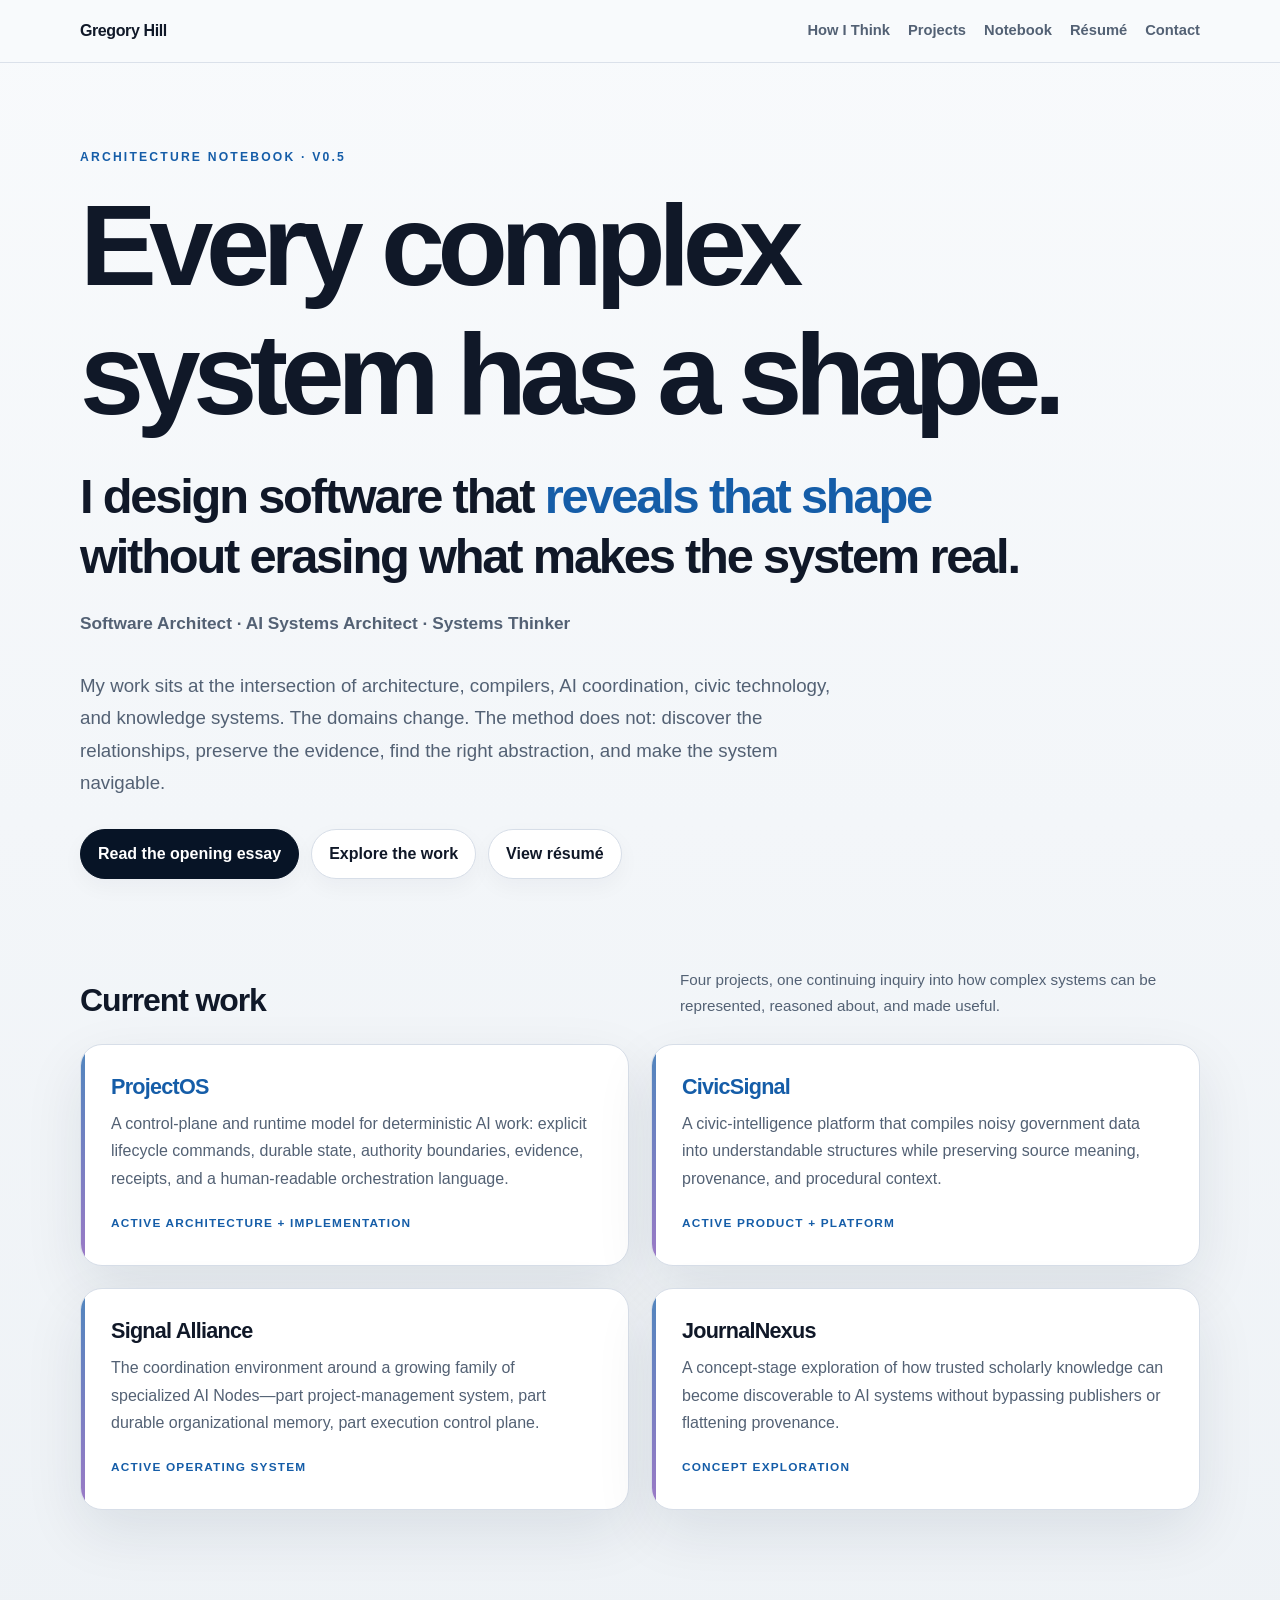
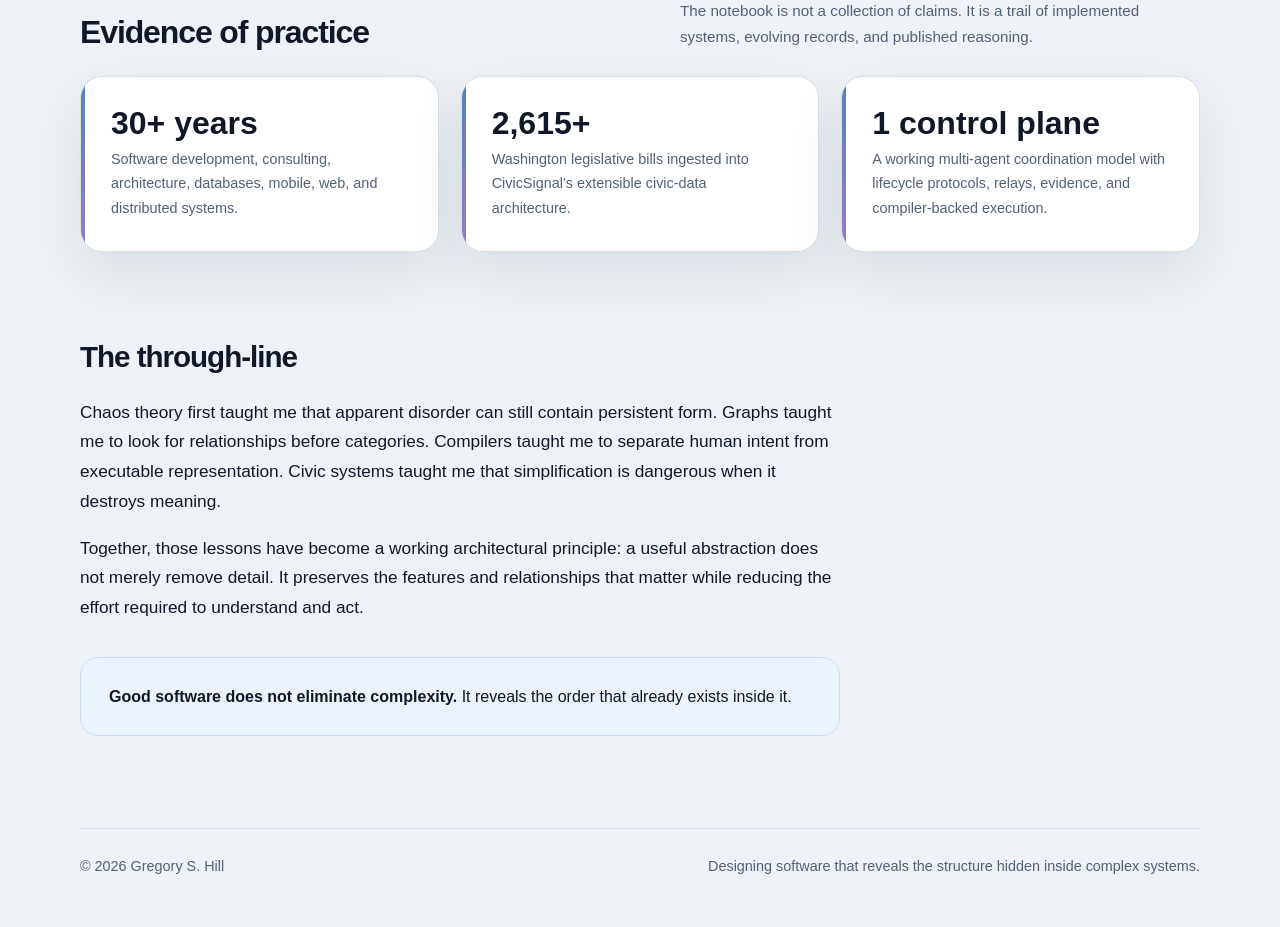
<file: index.html>
<!doctype html><html lang="en"><head><meta charset="utf-8"><meta name="viewport" content="width=device-width,initial-scale=1"><meta name="description" content="Gregory Hill — software architect designing systems that reveal the structure hidden inside complexity."><title>Gregory Hill | Architecture Notebook</title><link rel="stylesheet" href="style.css"></head><body><header class="site-header"><nav class="nav" aria-label="Primary"><a class="site-name" href="index.html" aria-current="page">Gregory Hill</a><div class="nav-links"><a href="how-i-think.html">How I Think</a><a href="projects.html">Projects</a><a href="writing.html">Notebook</a><a href="resume.html">Résumé</a><a href="contact.html">Contact</a></div></nav></header><main><section class="hero"><p class="eyebrow">Architecture Notebook · v0.5</p><h1>Every complex system has a shape.</h1><p class="thesis">I design software that <em>reveals that shape</em> without erasing what makes the system real.</p><p class="role-line">Software Architect · AI Systems Architect · Systems Thinker</p><div class="lead"><p>My work sits at the intersection of architecture, compilers, AI coordination, civic technology, and knowledge systems. The domains change. The method does not: discover the relationships, preserve the evidence, find the right abstraction, and make the system navigable.</p></div><div class="button-row"><a class="button primary" href="every-complex-system-has-a-shape.html">Read the opening essay</a><a class="button" href="projects.html">Explore the work</a><a class="button" href="resume.html">View résumé</a></div></section><section class="section"><div class="section-heading"><h2>Current work</h2><span class="section-kicker">Four projects, one continuing inquiry into how complex systems can be represented, reasoned about, and made useful.</span></div><div class="grid"><article class="card"><h3><a href="projectos.html">ProjectOS</a></h3><p>A control-plane and runtime model for deterministic AI work: explicit lifecycle commands, durable state, authority boundaries, evidence, receipts, and a human-readable orchestration language.</p><span class="status">Active architecture + implementation</span></article><article class="card"><h3><a href="civicsignal.html">CivicSignal</a></h3><p>A civic-intelligence platform that compiles noisy government data into understandable structures while preserving source meaning, provenance, and procedural context.</p><span class="status">Active product + platform</span></article><article class="card"><h3>Signal Alliance</h3><p>The coordination environment around a growing family of specialized AI Nodes—part project-management system, part durable organizational memory, part execution control plane.</p><span class="status">Active operating system</span></article><article class="card"><h3>JournalNexus</h3><p>A concept-stage exploration of how trusted scholarly knowledge can become discoverable to AI systems without bypassing publishers or flattening provenance.</p><span class="status">Concept exploration</span></article></div></section><section class="section"><div class="section-heading"><h2>Evidence of practice</h2><span class="section-kicker">The notebook is not a collection of claims. It is a trail of implemented systems, evolving records, and published reasoning.</span></div><div class="grid three"><div class="card"><div class="metric">30+ years</div><div class="metric-label">Software development, consulting, architecture, databases, mobile, web, and distributed systems.</div></div><div class="card"><div class="metric">2,615+</div><div class="metric-label">Washington legislative bills ingested into CivicSignal’s extensible civic-data architecture.</div></div><div class="card"><div class="metric">1 control plane</div><div class="metric-label">A working multi-agent coordination model with lifecycle protocols, relays, evidence, and compiler-backed execution.</div></div></div></section><section class="section prose"><h2>The through-line</h2><p>Chaos theory first taught me that apparent disorder can still contain persistent form. Graphs taught me to look for relationships before categories. Compilers taught me to separate human intent from executable representation. Civic systems taught me that simplification is dangerous when it destroys meaning.</p><p>Together, those lessons have become a working architectural principle: a useful abstraction does not merely remove detail. It preserves the features and relationships that matter while reducing the effort required to understand and act.</p><div class="callout"><strong>Good software does not eliminate complexity.</strong> It reveals the order that already exists inside it.</div></section></main><footer class="site-footer"><div class="footer-line"><span>© 2026 Gregory S. Hill</span><span>Designing software that reveals the structure hidden inside complex systems.</span></div></footer></body></html>
</file>
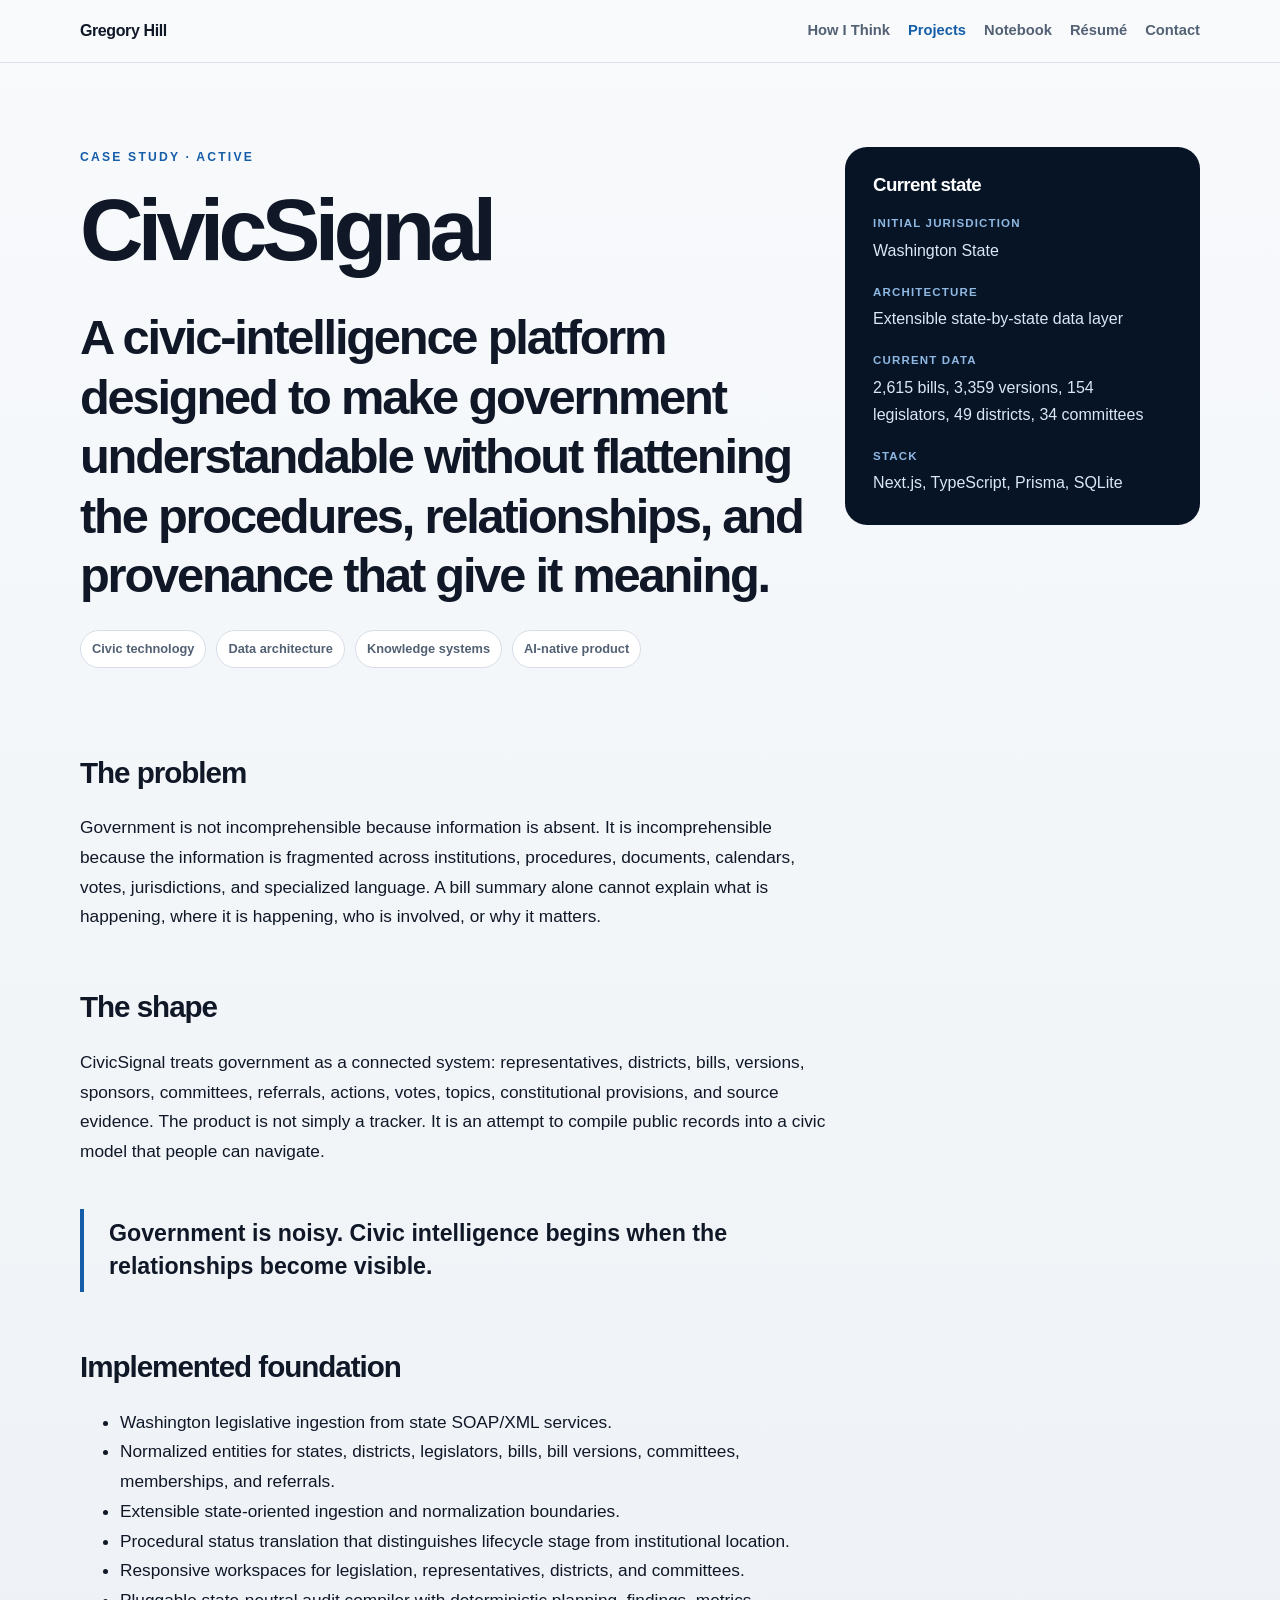
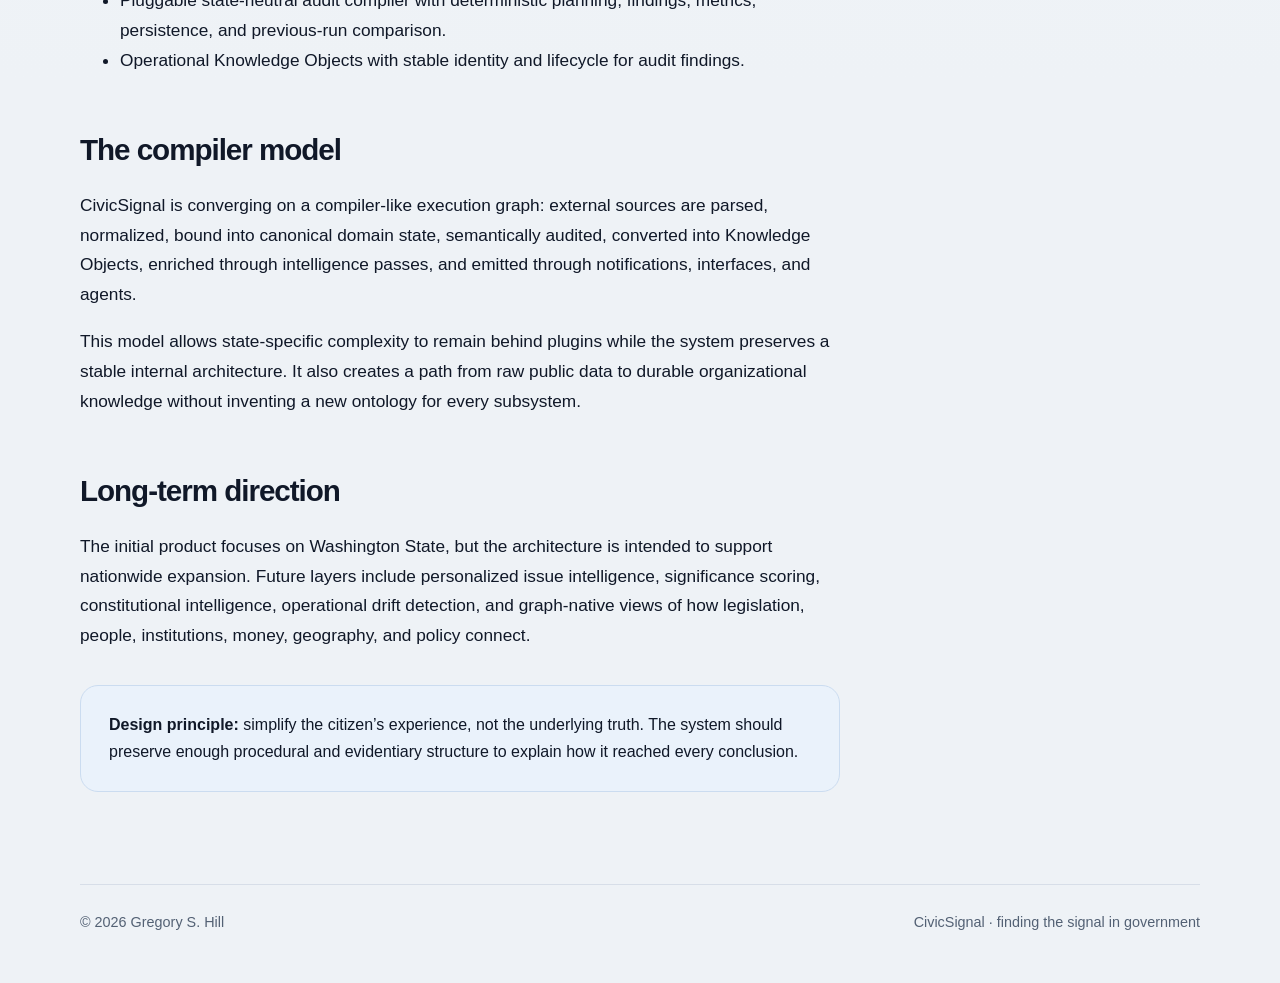
<file: civicsignal.html>
<!doctype html><html lang="en"><head><meta charset="utf-8"><meta name="viewport" content="width=device-width,initial-scale=1"><meta name="description" content="CivicSignal case study by Gregory S. Hill."><title>CivicSignal | Gregory Hill</title><link rel="stylesheet" href="style.css"></head><body><header class="site-header"><nav class="nav"><a class="site-name" href="index.html">Gregory Hill</a><div class="nav-links"><a href="how-i-think.html">How I Think</a><a href="projects.html" aria-current="page">Projects</a><a href="writing.html">Notebook</a><a href="resume.html">Résumé</a><a href="contact.html">Contact</a></div></nav></header><main><section class="project-hero"><div class="hero"><p class="eyebrow">Case study · Active</p><h1 class="page-title">CivicSignal</h1><p class="thesis">A civic-intelligence platform designed to make government understandable without flattening the procedures, relationships, and provenance that give it meaning.</p><div class="essay-meta"><span class="pill">Civic technology</span><span class="pill">Data architecture</span><span class="pill">Knowledge systems</span><span class="pill">AI-native product</span></div></div><aside class="fact-panel"><h3>Current state</h3><dl><dt>Initial jurisdiction</dt><dd>Washington State</dd><dt>Architecture</dt><dd>Extensible state-by-state data layer</dd><dt>Current data</dt><dd>2,615 bills, 3,359 versions, 154 legislators, 49 districts, 34 committees</dd><dt>Stack</dt><dd>Next.js, TypeScript, Prisma, SQLite</dd></dl></aside></section><article class="section prose"><h2>The problem</h2><p>Government is not incomprehensible because information is absent. It is incomprehensible because the information is fragmented across institutions, procedures, documents, calendars, votes, jurisdictions, and specialized language. A bill summary alone cannot explain what is happening, where it is happening, who is involved, or why it matters.</p><h2>The shape</h2><p>CivicSignal treats government as a connected system: representatives, districts, bills, versions, sponsors, committees, referrals, actions, votes, topics, constitutional provisions, and source evidence. The product is not simply a tracker. It is an attempt to compile public records into a civic model that people can navigate.</p><blockquote>Government is noisy. Civic intelligence begins when the relationships become visible.</blockquote><h2>Implemented foundation</h2><ul><li>Washington legislative ingestion from state SOAP/XML services.</li><li>Normalized entities for states, districts, legislators, bills, bill versions, committees, memberships, and referrals.</li><li>Extensible state-oriented ingestion and normalization boundaries.</li><li>Procedural status translation that distinguishes lifecycle stage from institutional location.</li><li>Responsive workspaces for legislation, representatives, districts, and committees.</li><li>Pluggable state-neutral audit compiler with deterministic planning, findings, metrics, persistence, and previous-run comparison.</li><li>Operational Knowledge Objects with stable identity and lifecycle for audit findings.</li></ul><h2>The compiler model</h2><p>CivicSignal is converging on a compiler-like execution graph: external sources are parsed, normalized, bound into canonical domain state, semantically audited, converted into Knowledge Objects, enriched through intelligence passes, and emitted through notifications, interfaces, and agents.</p><p>This model allows state-specific complexity to remain behind plugins while the system preserves a stable internal architecture. It also creates a path from raw public data to durable organizational knowledge without inventing a new ontology for every subsystem.</p><h2>Long-term direction</h2><p>The initial product focuses on Washington State, but the architecture is intended to support nationwide expansion. Future layers include personalized issue intelligence, significance scoring, constitutional intelligence, operational drift detection, and graph-native views of how legislation, people, institutions, money, geography, and policy connect.</p><div class="callout"><strong>Design principle:</strong> simplify the citizen’s experience, not the underlying truth. The system should preserve enough procedural and evidentiary structure to explain how it reached every conclusion.</div></article></main><footer class="site-footer"><div class="footer-line"><span>© 2026 Gregory S. Hill</span><span>CivicSignal · finding the signal in government</span></div></footer></body></html>
</file>
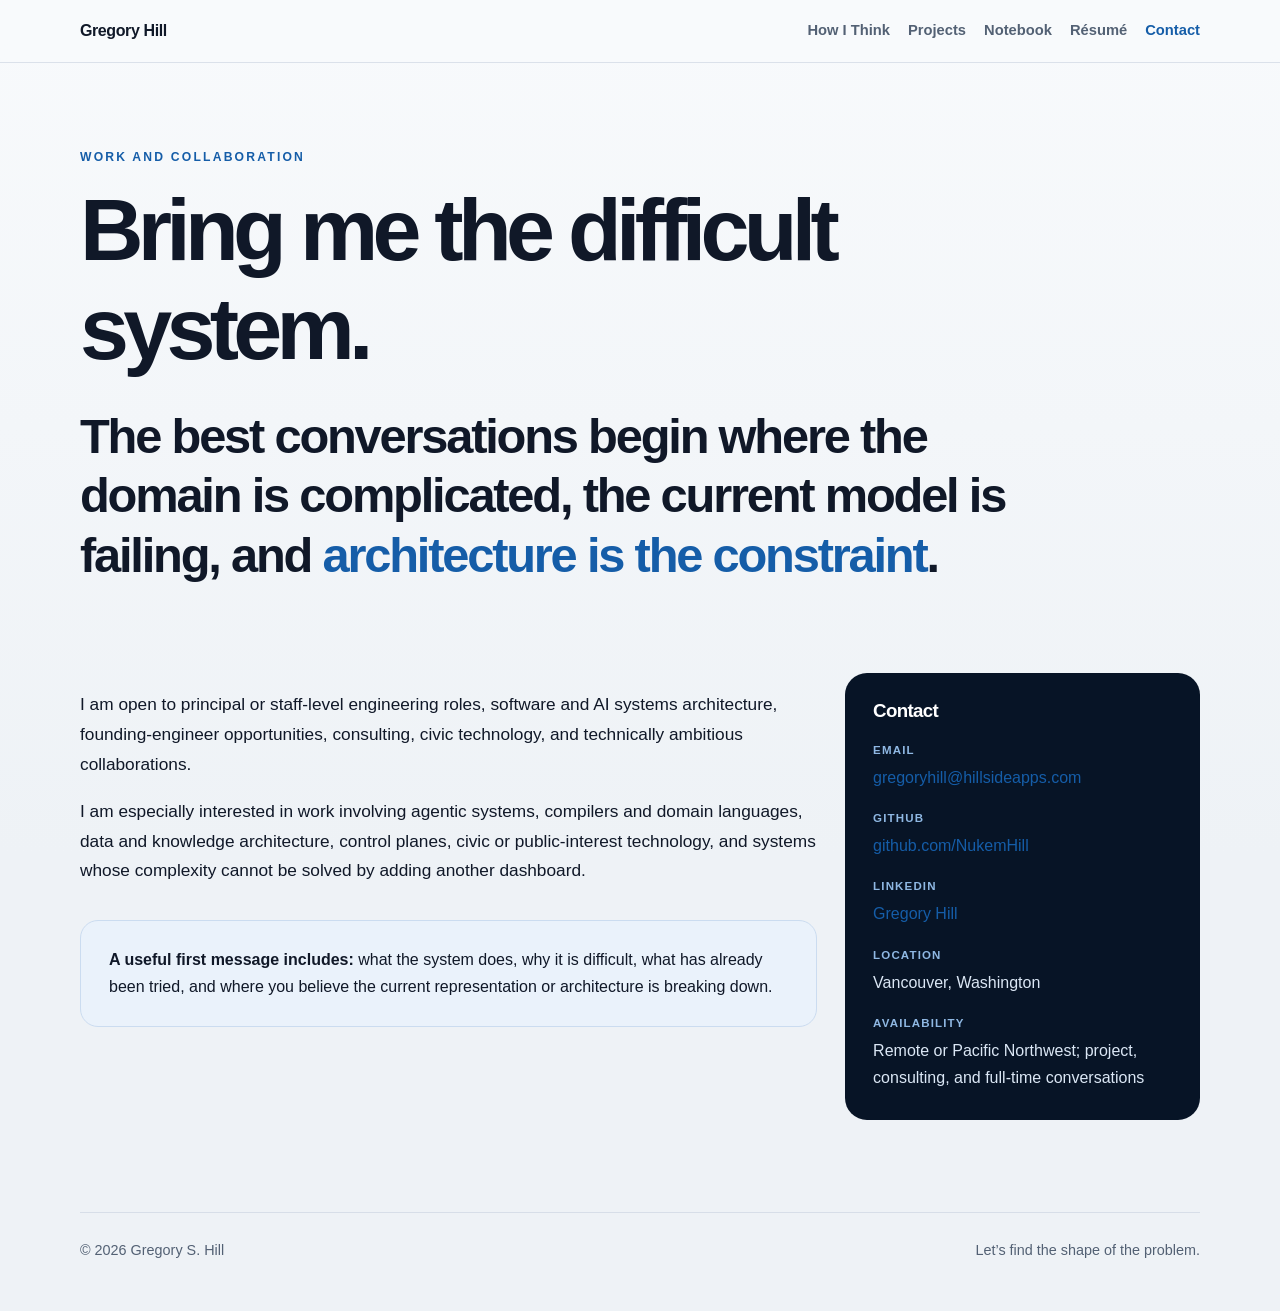
<file: contact.html>
<!doctype html><html lang="en"><head><meta charset="utf-8"><meta name="viewport" content="width=device-width,initial-scale=1"><meta name="description" content="Contact Gregory S. Hill for software architecture, AI systems, consulting, or collaboration."><title>Contact | Gregory Hill</title><link rel="stylesheet" href="style.css"></head><body><header class="site-header"><nav class="nav"><a class="site-name" href="index.html">Gregory Hill</a><div class="nav-links"><a href="how-i-think.html">How I Think</a><a href="projects.html">Projects</a><a href="writing.html">Notebook</a><a href="resume.html">Résumé</a><a href="contact.html" aria-current="page">Contact</a></div></nav></header><main><section class="hero"><p class="eyebrow">Work and collaboration</p><h1 class="page-title">Bring me the difficult system.</h1><p class="thesis">The best conversations begin where the domain is complicated, the current model is failing, and <em>architecture is the constraint</em>.</p></section><section class="section project-hero"><article class="prose"><p>I am open to principal or staff-level engineering roles, software and AI systems architecture, founding-engineer opportunities, consulting, civic technology, and technically ambitious collaborations.</p><p>I am especially interested in work involving agentic systems, compilers and domain languages, data and knowledge architecture, control planes, civic or public-interest technology, and systems whose complexity cannot be solved by adding another dashboard.</p><div class="callout"><strong>A useful first message includes:</strong> what the system does, why it is difficult, what has already been tried, and where you believe the current representation or architecture is breaking down.</div></article><aside class="fact-panel"><h3>Contact</h3><dl><dt>Email</dt><dd><a href="mailto:gregoryhill@hillsideapps.com">gregoryhill@hillsideapps.com</a></dd><dt>GitHub</dt><dd><a href="https://github.com/NukemHill">github.com/NukemHill</a></dd><dt>LinkedIn</dt><dd><a href="https://www.linkedin.com/in/gregory-hill-a601812/">Gregory Hill</a></dd><dt>Location</dt><dd>Vancouver, Washington</dd><dt>Availability</dt><dd>Remote or Pacific Northwest; project, consulting, and full-time conversations</dd></dl></aside></section></main><footer class="site-footer"><div class="footer-line"><span>© 2026 Gregory S. Hill</span><span>Let’s find the shape of the problem.</span></div></footer></body></html>
</file>
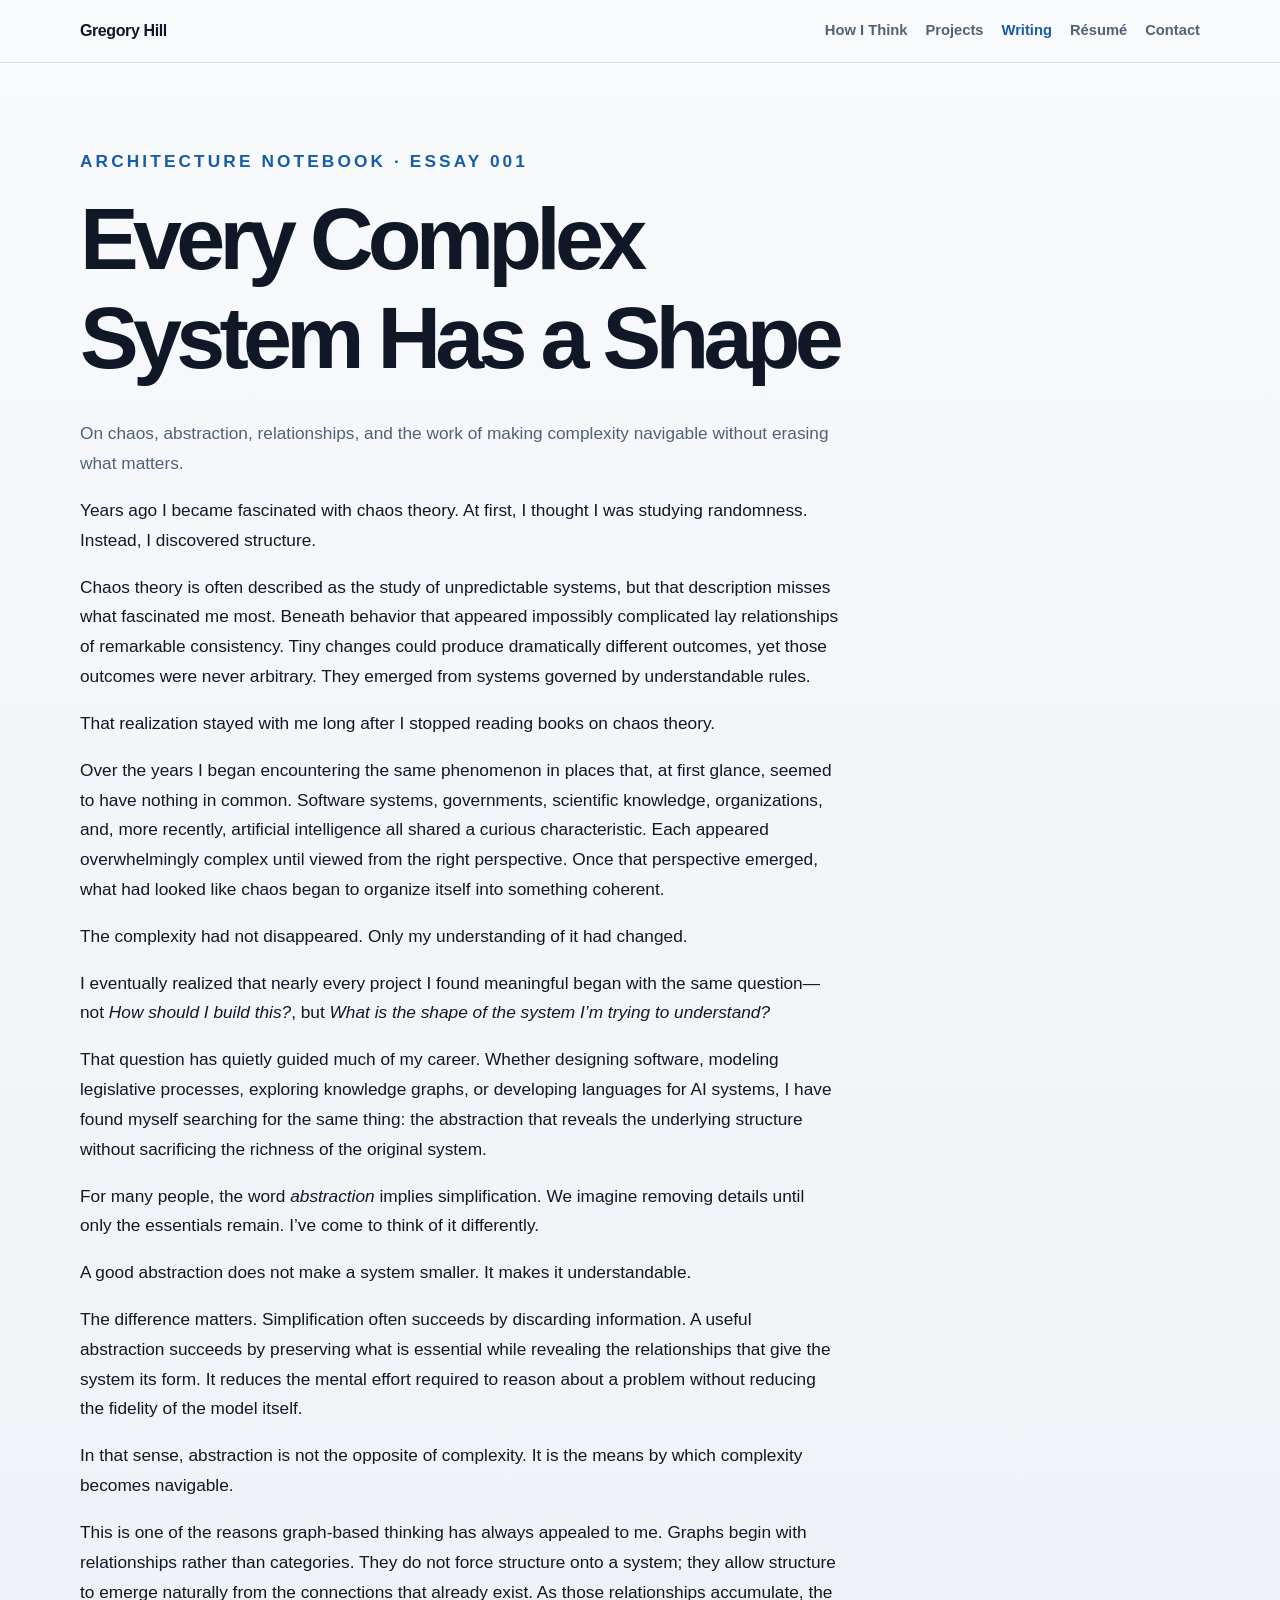
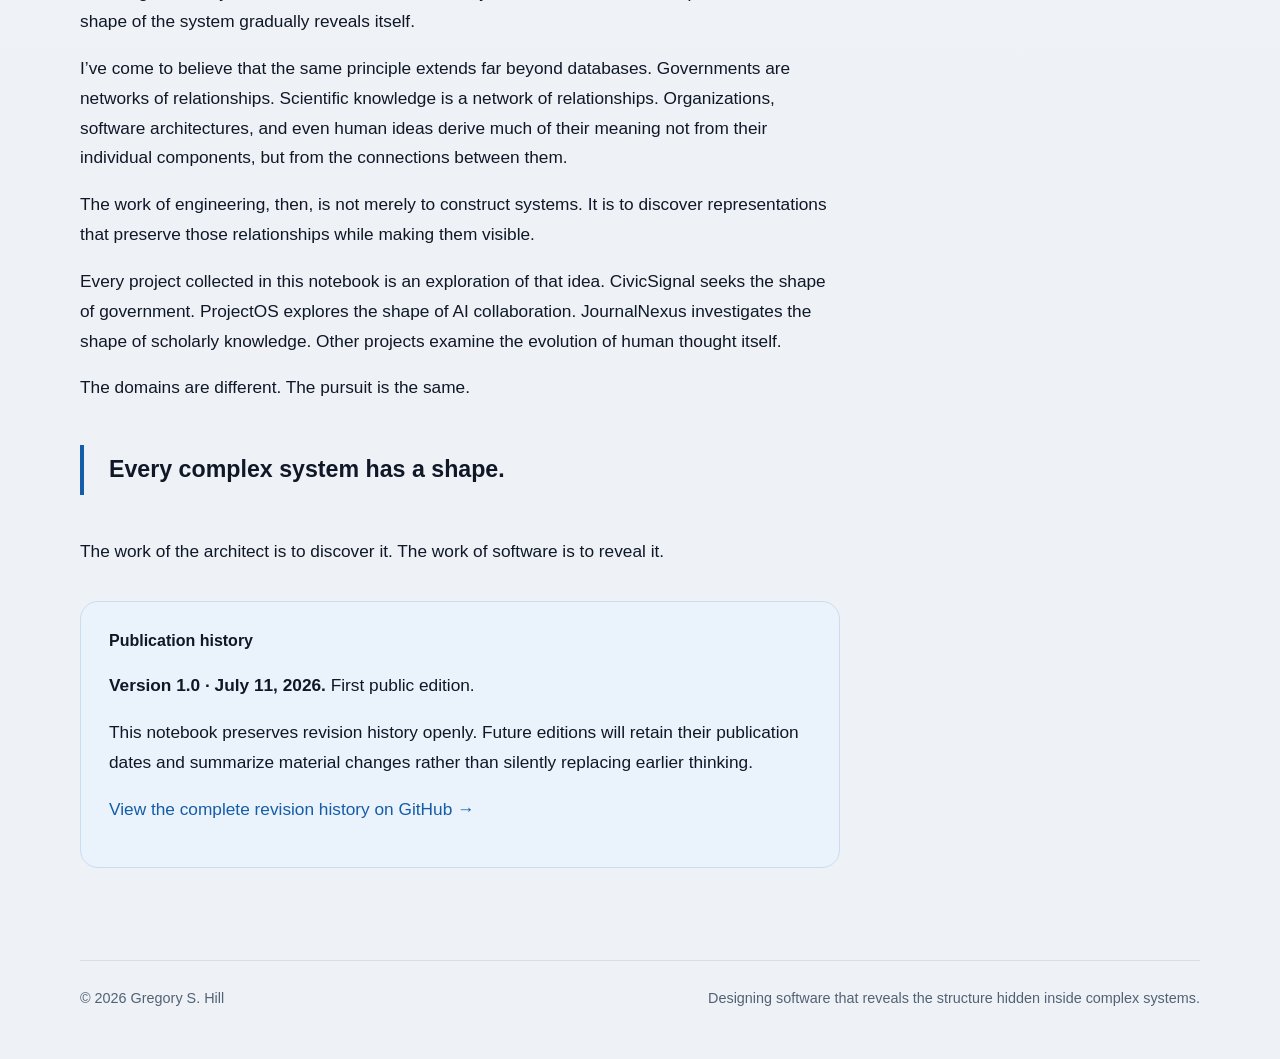
<file: every-complex-system-has-a-shape.html>
<!DOCTYPE html>
<html lang="en">
<head>
  <meta charset="UTF-8">
  <meta name="viewport" content="width=device-width, initial-scale=1.0">
  <meta name="description" content="Every Complex System Has a Shape — an essay by Gregory Hill about abstraction, relationships, and revealing structure inside complexity.">
  <title>Every Complex System Has a Shape | Gregory Hill</title>
  <link rel="stylesheet" href="style.css">
</head>
<body>
  <header class="site-header">
    <nav class="nav" aria-label="Primary navigation">
      <a class="site-name" href="index.html">Gregory Hill</a>
      <div class="nav-links">
        <a href="how-i-think.html">How I Think</a>
        <a href="projects.html">Projects</a>
        <a href="writing.html" aria-current="page">Writing</a>
        <a href="resume.html">Résumé</a>
        <a href="contact.html">Contact</a>
      </div>
    </nav>
  </header>

  <main>
    <article class="prose">
      <header class="hero">
        <p class="eyebrow">Architecture Notebook · Essay 001</p>
        <h1 class="page-title">Every Complex System Has a Shape</h1>
        <p class="lead">On chaos, abstraction, relationships, and the work of making complexity navigable without erasing what matters.</p>
      </header>

      <p>Years ago I became fascinated with chaos theory. At first, I thought I was studying randomness. Instead, I discovered structure.</p>

      <p>Chaos theory is often described as the study of unpredictable systems, but that description misses what fascinated me most. Beneath behavior that appeared impossibly complicated lay relationships of remarkable consistency. Tiny changes could produce dramatically different outcomes, yet those outcomes were never arbitrary. They emerged from systems governed by understandable rules.</p>

      <p>That realization stayed with me long after I stopped reading books on chaos theory.</p>

      <p>Over the years I began encountering the same phenomenon in places that, at first glance, seemed to have nothing in common. Software systems, governments, scientific knowledge, organizations, and, more recently, artificial intelligence all shared a curious characteristic. Each appeared overwhelmingly complex until viewed from the right perspective. Once that perspective emerged, what had looked like chaos began to organize itself into something coherent.</p>

      <p>The complexity had not disappeared. Only my understanding of it had changed.</p>

      <p>I eventually realized that nearly every project I found meaningful began with the same question—not <em>How should I build this?</em>, but <em>What is the shape of the system I’m trying to understand?</em></p>

      <p>That question has quietly guided much of my career. Whether designing software, modeling legislative processes, exploring knowledge graphs, or developing languages for AI systems, I have found myself searching for the same thing: the abstraction that reveals the underlying structure without sacrificing the richness of the original system.</p>

      <p>For many people, the word <em>abstraction</em> implies simplification. We imagine removing details until only the essentials remain. I’ve come to think of it differently.</p>

      <p>A good abstraction does not make a system smaller. It makes it understandable.</p>

      <p>The difference matters. Simplification often succeeds by discarding information. A useful abstraction succeeds by preserving what is essential while revealing the relationships that give the system its form. It reduces the mental effort required to reason about a problem without reducing the fidelity of the model itself.</p>

      <p>In that sense, abstraction is not the opposite of complexity. It is the means by which complexity becomes navigable.</p>

      <p>This is one of the reasons graph-based thinking has always appealed to me. Graphs begin with relationships rather than categories. They do not force structure onto a system; they allow structure to emerge naturally from the connections that already exist. As those relationships accumulate, the shape of the system gradually reveals itself.</p>

      <p>I’ve come to believe that the same principle extends far beyond databases. Governments are networks of relationships. Scientific knowledge is a network of relationships. Organizations, software architectures, and even human ideas derive much of their meaning not from their individual components, but from the connections between them.</p>

      <p>The work of engineering, then, is not merely to construct systems. It is to discover representations that preserve those relationships while making them visible.</p>

      <p>Every project collected in this notebook is an exploration of that idea. CivicSignal seeks the shape of government. ProjectOS explores the shape of AI collaboration. JournalNexus investigates the shape of scholarly knowledge. Other projects examine the evolution of human thought itself.</p>

      <p>The domains are different. The pursuit is the same.</p>

      <blockquote>Every complex system has a shape.</blockquote>

      <p>The work of the architect is to discover it. The work of software is to reveal it.</p>

      <section class="callout" aria-label="Publication history">
        <strong>Publication history</strong>
        <p><strong>Version 1.0 · July 11, 2026.</strong> First public edition.</p>
        <p>This notebook preserves revision history openly. Future editions will retain their publication dates and summarize material changes rather than silently replacing earlier thinking.</p>
        <p><a href="https://github.com/NukemHill/nukemhill.github.io/commits/main/every-complex-system-has-a-shape.html">View the complete revision history on GitHub →</a></p>
      </section>
    </article>
  </main>

  <footer class="site-footer">
    <div class="footer-line">
      <span>© 2026 Gregory S. Hill</span>
      <span>Designing software that reveals the structure hidden inside complex systems.</span>
    </div>
  </footer>
</body>
</html>
</file>
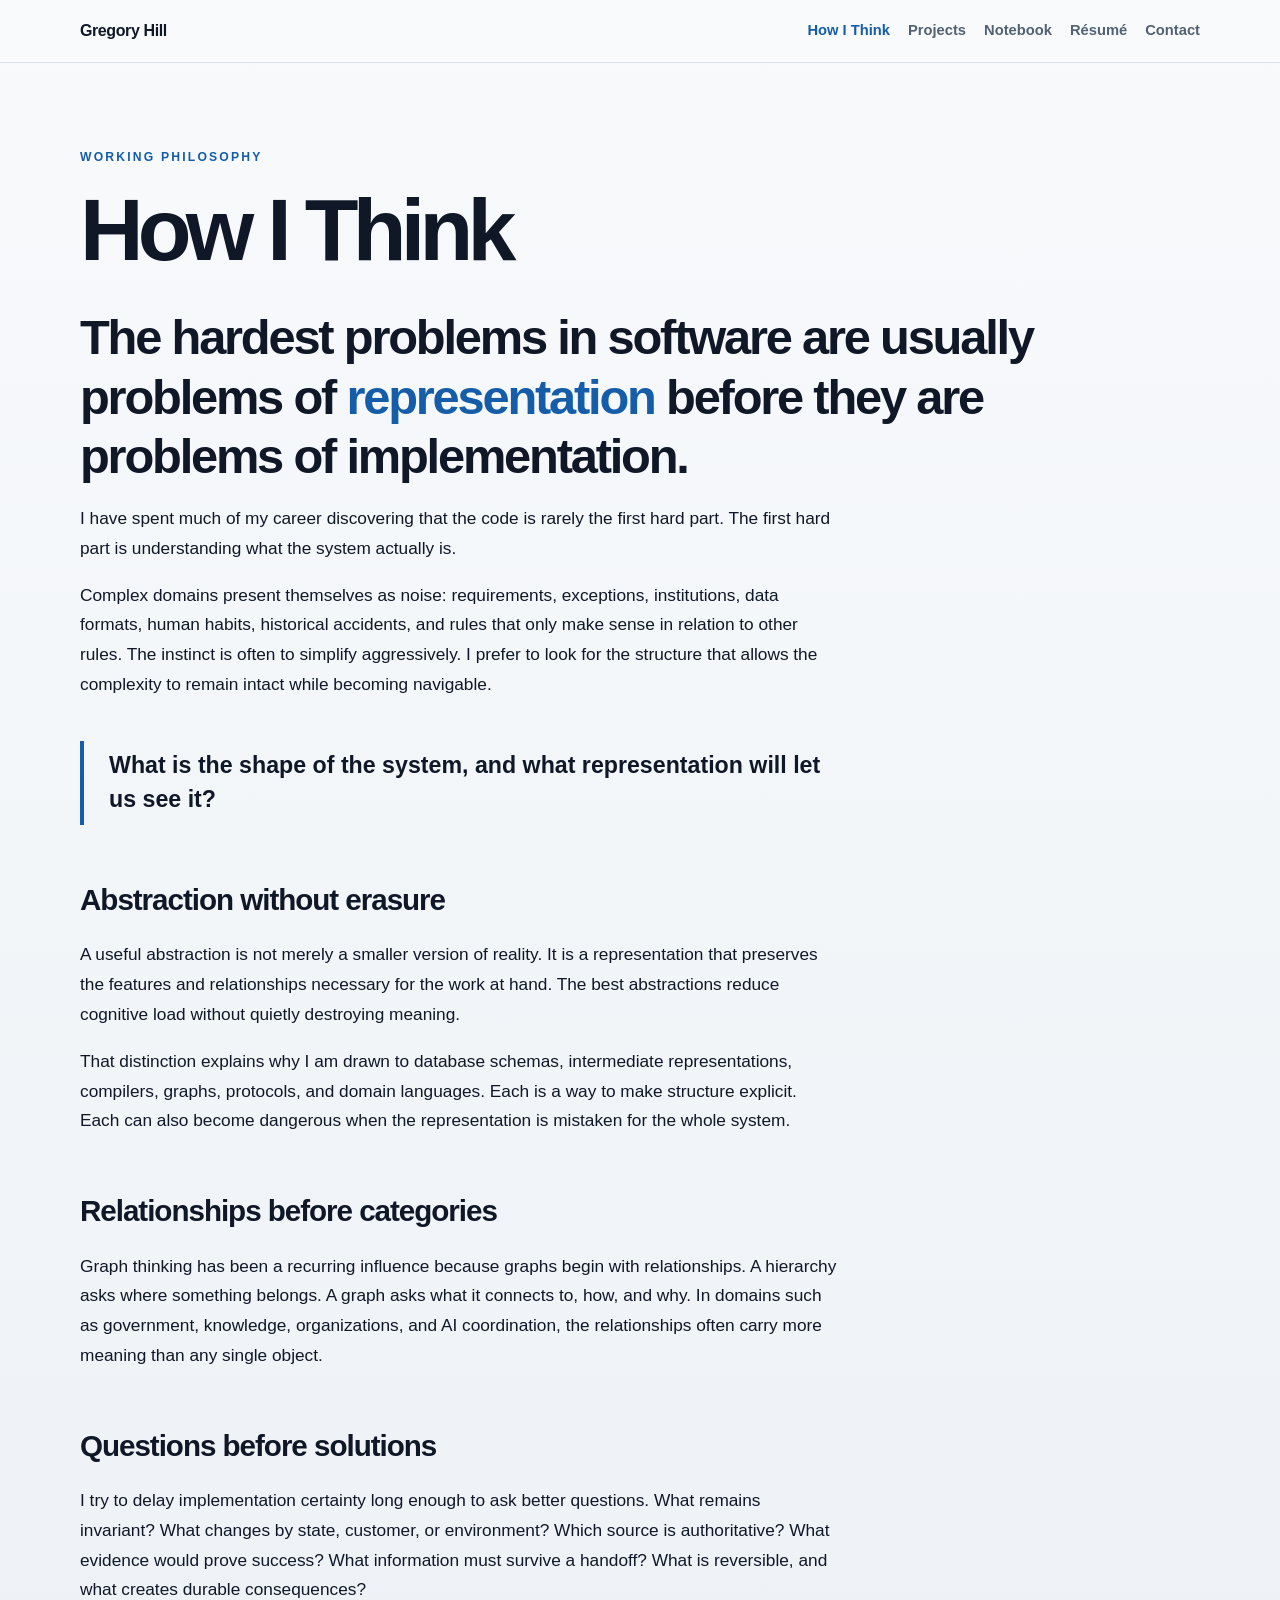
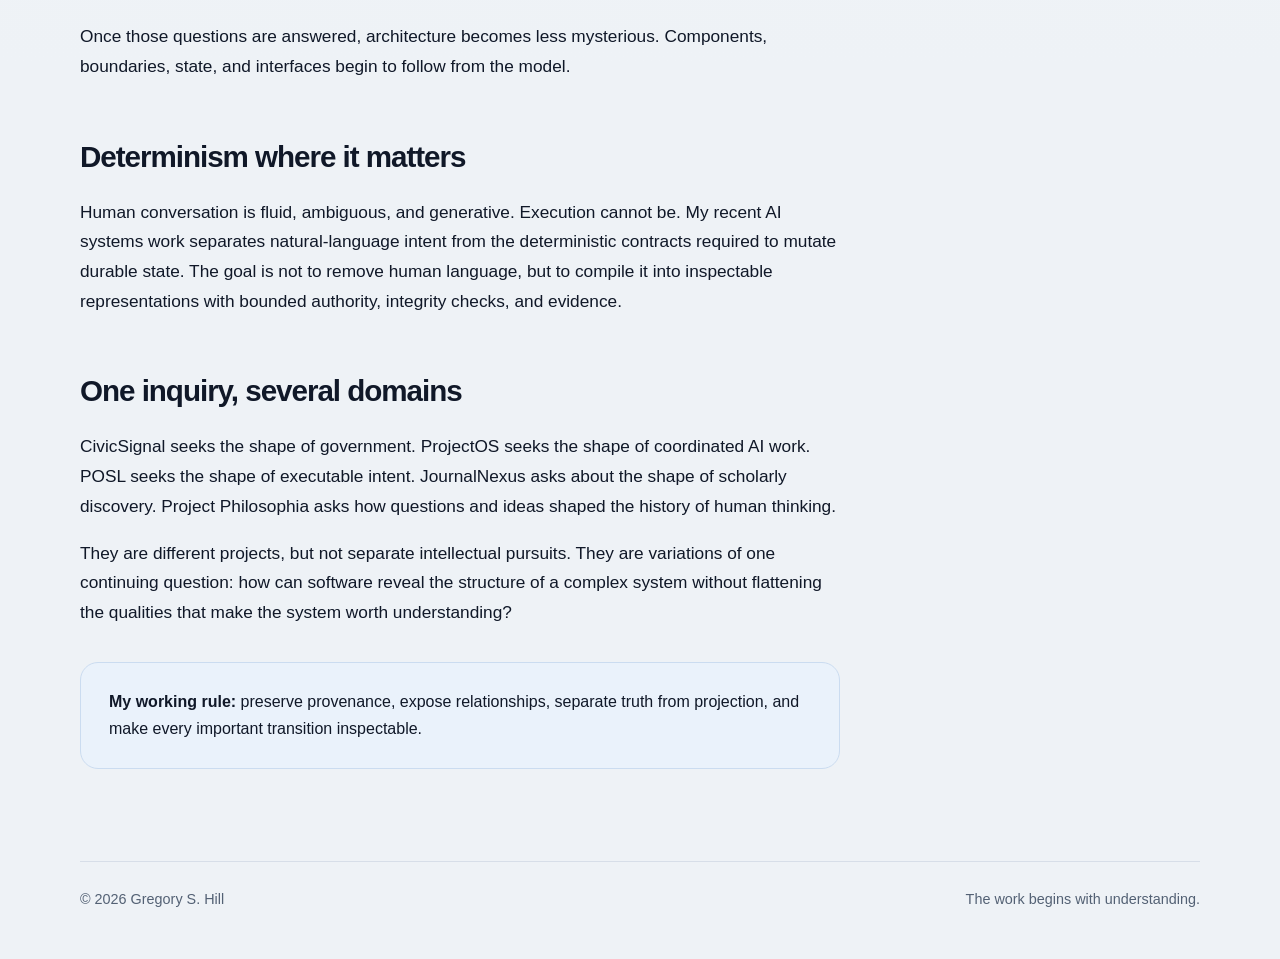
<file: how-i-think.html>
<!doctype html><html lang="en"><head><meta charset="utf-8"><meta name="viewport" content="width=device-width,initial-scale=1"><meta name="description" content="Gregory Hill's approach to architecture, abstraction, and complex systems."><title>How I Think | Gregory Hill</title><link rel="stylesheet" href="style.css"></head><body><header class="site-header"><nav class="nav"><a class="site-name" href="index.html">Gregory Hill</a><div class="nav-links"><a href="how-i-think.html" aria-current="page">How I Think</a><a href="projects.html">Projects</a><a href="writing.html">Notebook</a><a href="resume.html">Résumé</a><a href="contact.html">Contact</a></div></nav></header><main><section class="hero"><p class="eyebrow">Working philosophy</p><h1 class="page-title">How I Think</h1><p class="thesis">The hardest problems in software are usually problems of <em>representation</em> before they are problems of implementation.</p></section><article class="prose"><p>I have spent much of my career discovering that the code is rarely the first hard part. The first hard part is understanding what the system actually is.</p><p>Complex domains present themselves as noise: requirements, exceptions, institutions, data formats, human habits, historical accidents, and rules that only make sense in relation to other rules. The instinct is often to simplify aggressively. I prefer to look for the structure that allows the complexity to remain intact while becoming navigable.</p><blockquote>What is the shape of the system, and what representation will let us see it?</blockquote><h2>Abstraction without erasure</h2><p>A useful abstraction is not merely a smaller version of reality. It is a representation that preserves the features and relationships necessary for the work at hand. The best abstractions reduce cognitive load without quietly destroying meaning.</p><p>That distinction explains why I am drawn to database schemas, intermediate representations, compilers, graphs, protocols, and domain languages. Each is a way to make structure explicit. Each can also become dangerous when the representation is mistaken for the whole system.</p><h2>Relationships before categories</h2><p>Graph thinking has been a recurring influence because graphs begin with relationships. A hierarchy asks where something belongs. A graph asks what it connects to, how, and why. In domains such as government, knowledge, organizations, and AI coordination, the relationships often carry more meaning than any single object.</p><h2>Questions before solutions</h2><p>I try to delay implementation certainty long enough to ask better questions. What remains invariant? What changes by state, customer, or environment? Which source is authoritative? What evidence would prove success? What information must survive a handoff? What is reversible, and what creates durable consequences?</p><p>Once those questions are answered, architecture becomes less mysterious. Components, boundaries, state, and interfaces begin to follow from the model.</p><h2>Determinism where it matters</h2><p>Human conversation is fluid, ambiguous, and generative. Execution cannot be. My recent AI systems work separates natural-language intent from the deterministic contracts required to mutate durable state. The goal is not to remove human language, but to compile it into inspectable representations with bounded authority, integrity checks, and evidence.</p><h2>One inquiry, several domains</h2><p>CivicSignal seeks the shape of government. ProjectOS seeks the shape of coordinated AI work. POSL seeks the shape of executable intent. JournalNexus asks about the shape of scholarly discovery. Project Philosophia asks how questions and ideas shaped the history of human thinking.</p><p>They are different projects, but not separate intellectual pursuits. They are variations of one continuing question: how can software reveal the structure of a complex system without flattening the qualities that make the system worth understanding?</p><div class="callout"><strong>My working rule:</strong> preserve provenance, expose relationships, separate truth from projection, and make every important transition inspectable.</div></article></main><footer class="site-footer"><div class="footer-line"><span>© 2026 Gregory S. Hill</span><span>The work begins with understanding.</span></div></footer></body></html>
</file>
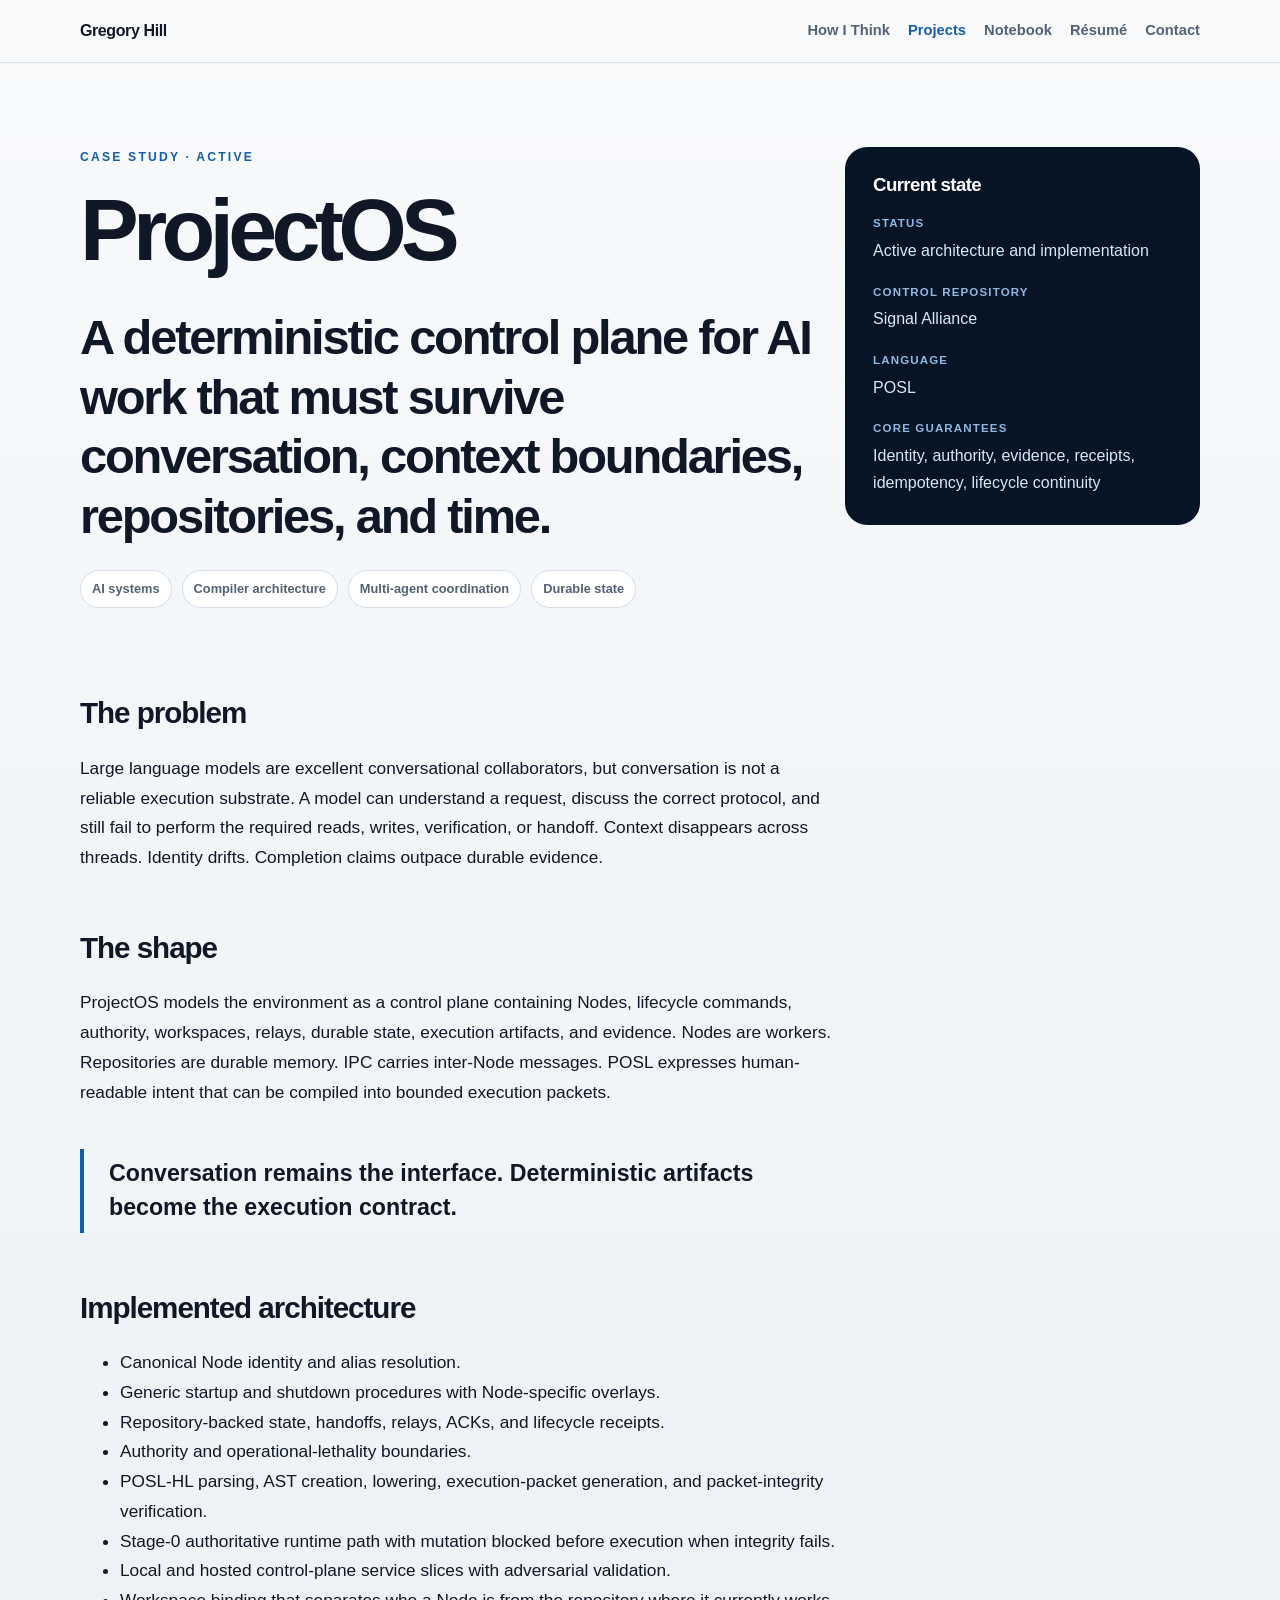
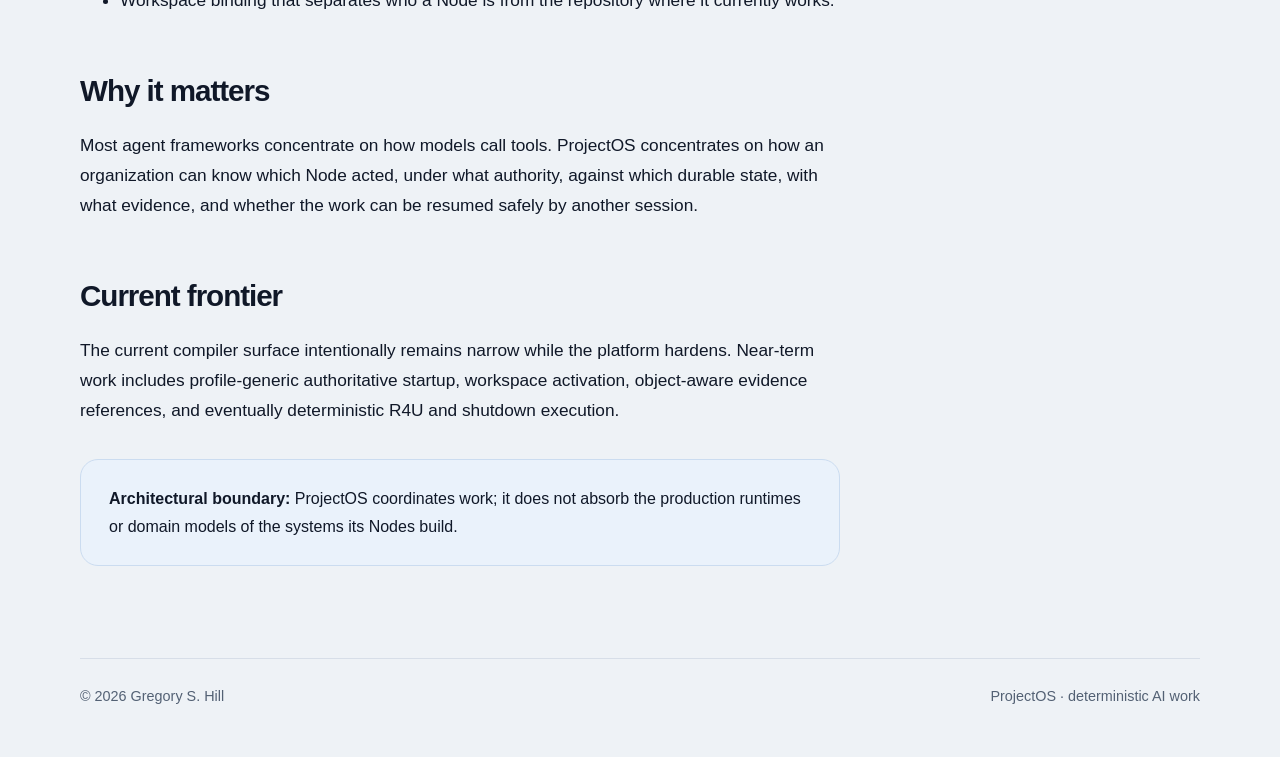
<file: projectos.html>
<!doctype html><html lang="en"><head><meta charset="utf-8"><meta name="viewport" content="width=device-width,initial-scale=1"><meta name="description" content="ProjectOS case study by Gregory S. Hill."><title>ProjectOS | Gregory Hill</title><link rel="stylesheet" href="style.css"></head><body><header class="site-header"><nav class="nav"><a class="site-name" href="index.html">Gregory Hill</a><div class="nav-links"><a href="how-i-think.html">How I Think</a><a href="projects.html" aria-current="page">Projects</a><a href="writing.html">Notebook</a><a href="resume.html">Résumé</a><a href="contact.html">Contact</a></div></nav></header><main><section class="project-hero"><div class="hero"><p class="eyebrow">Case study · Active</p><h1 class="page-title">ProjectOS</h1><p class="thesis">A deterministic control plane for AI work that must survive conversation, context boundaries, repositories, and time.</p><div class="essay-meta"><span class="pill">AI systems</span><span class="pill">Compiler architecture</span><span class="pill">Multi-agent coordination</span><span class="pill">Durable state</span></div></div><aside class="fact-panel"><h3>Current state</h3><dl><dt>Status</dt><dd>Active architecture and implementation</dd><dt>Control repository</dt><dd>Signal Alliance</dd><dt>Language</dt><dd>POSL</dd><dt>Core guarantees</dt><dd>Identity, authority, evidence, receipts, idempotency, lifecycle continuity</dd></dl></aside></section><article class="section prose"><h2>The problem</h2><p>Large language models are excellent conversational collaborators, but conversation is not a reliable execution substrate. A model can understand a request, discuss the correct protocol, and still fail to perform the required reads, writes, verification, or handoff. Context disappears across threads. Identity drifts. Completion claims outpace durable evidence.</p><h2>The shape</h2><p>ProjectOS models the environment as a control plane containing Nodes, lifecycle commands, authority, workspaces, relays, durable state, execution artifacts, and evidence. Nodes are workers. Repositories are durable memory. IPC carries inter-Node messages. POSL expresses human-readable intent that can be compiled into bounded execution packets.</p><blockquote>Conversation remains the interface. Deterministic artifacts become the execution contract.</blockquote><h2>Implemented architecture</h2><ul><li>Canonical Node identity and alias resolution.</li><li>Generic startup and shutdown procedures with Node-specific overlays.</li><li>Repository-backed state, handoffs, relays, ACKs, and lifecycle receipts.</li><li>Authority and operational-lethality boundaries.</li><li>POSL-HL parsing, AST creation, lowering, execution-packet generation, and packet-integrity verification.</li><li>Stage-0 authoritative runtime path with mutation blocked before execution when integrity fails.</li><li>Local and hosted control-plane service slices with adversarial validation.</li><li>Workspace binding that separates who a Node is from the repository where it currently works.</li></ul><h2>Why it matters</h2><p>Most agent frameworks concentrate on how models call tools. ProjectOS concentrates on how an organization can know which Node acted, under what authority, against which durable state, with what evidence, and whether the work can be resumed safely by another session.</p><h2>Current frontier</h2><p>The current compiler surface intentionally remains narrow while the platform hardens. Near-term work includes profile-generic authoritative startup, workspace activation, object-aware evidence references, and eventually deterministic R4U and shutdown execution.</p><div class="callout"><strong>Architectural boundary:</strong> ProjectOS coordinates work; it does not absorb the production runtimes or domain models of the systems its Nodes build.</div></article></main><footer class="site-footer"><div class="footer-line"><span>© 2026 Gregory S. Hill</span><span>ProjectOS · deterministic AI work</span></div></footer></body></html>
</file>
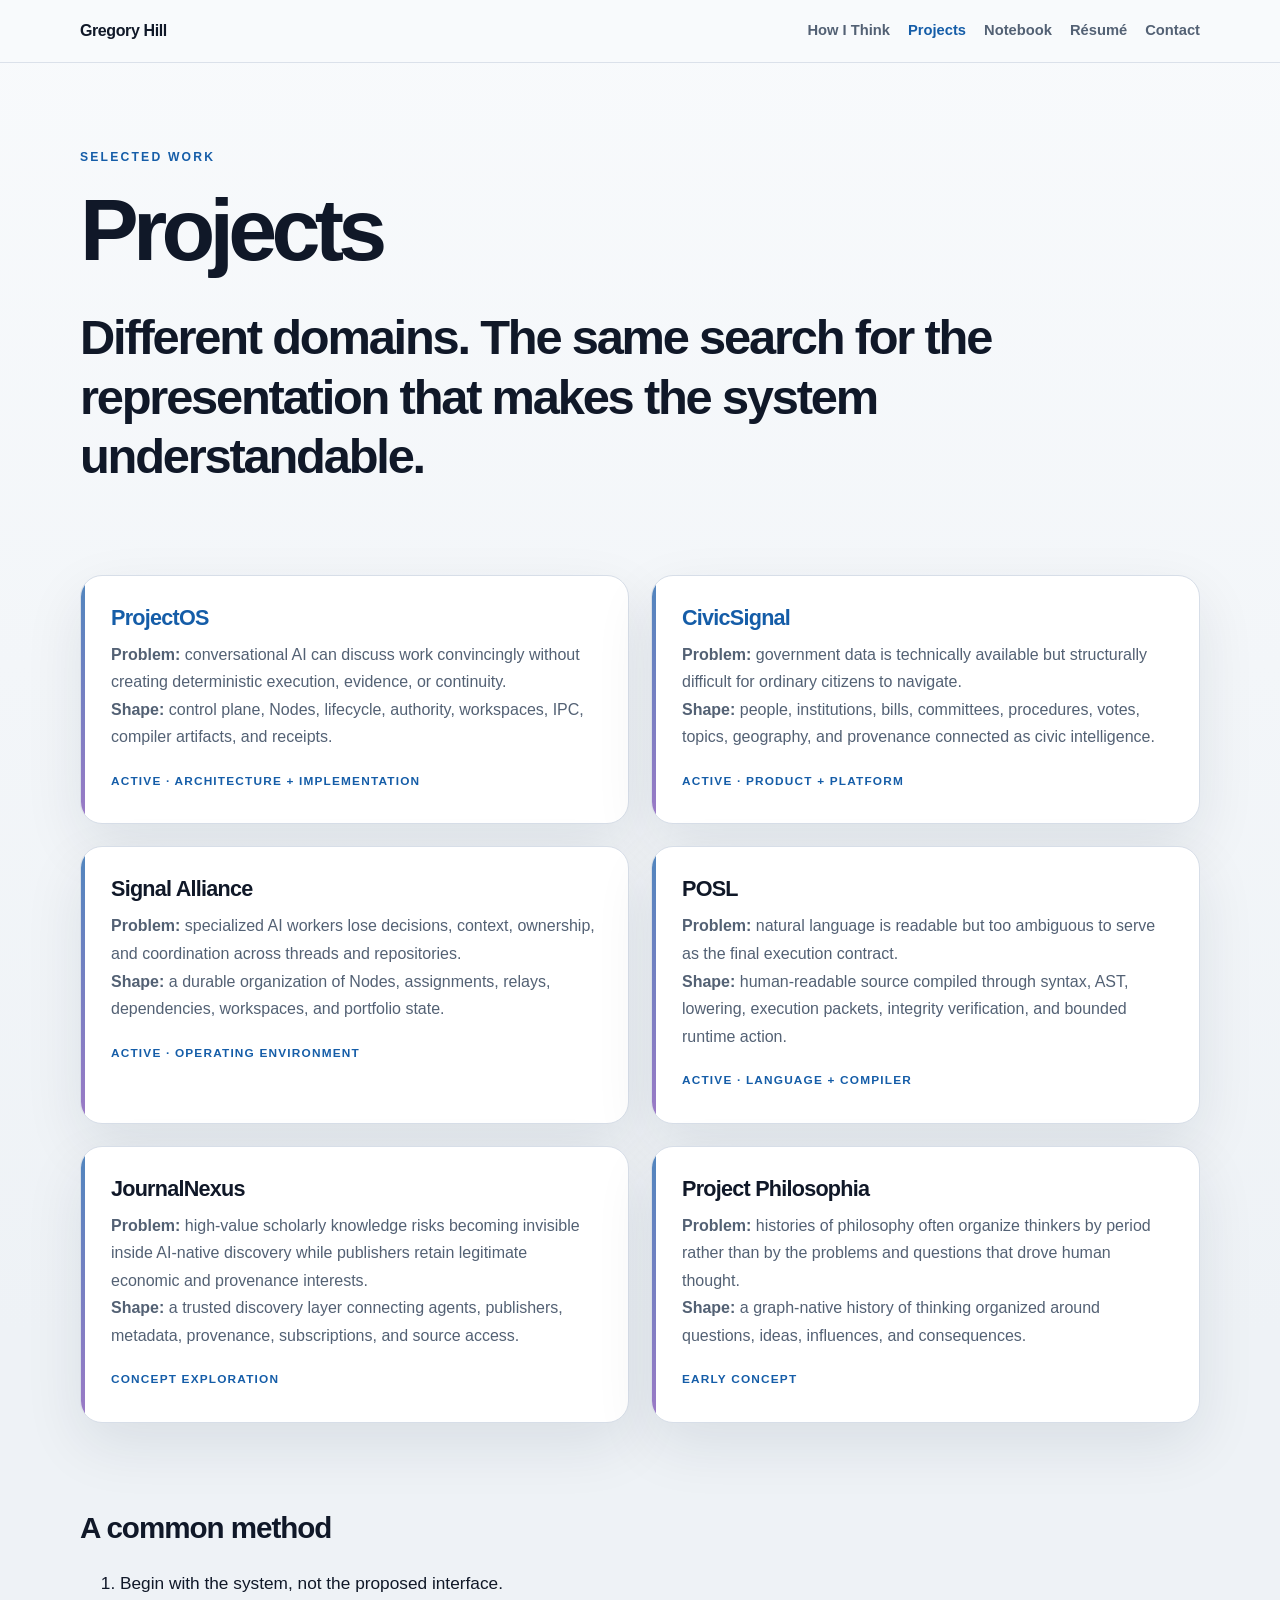
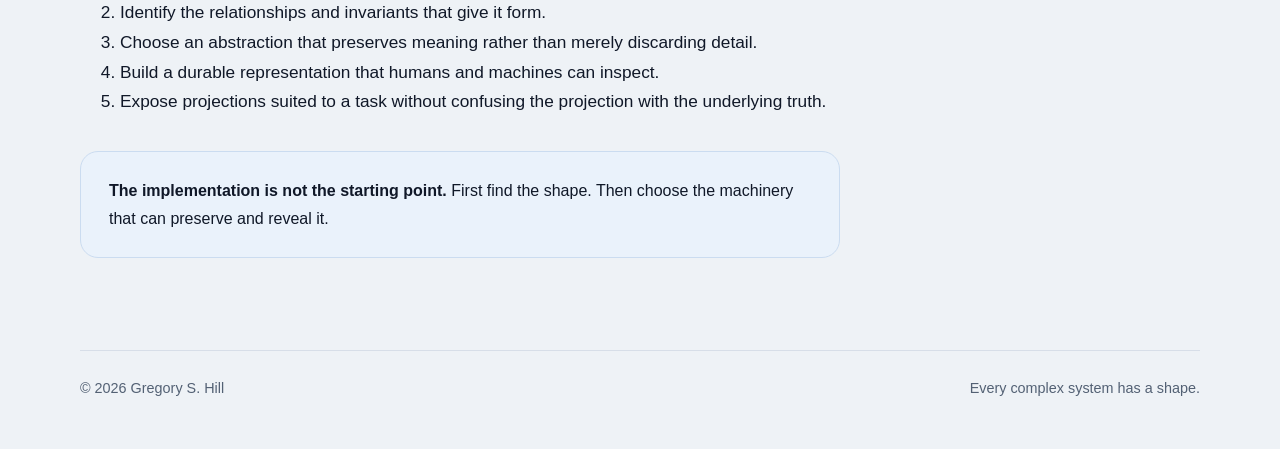
<file: projects.html>
<!doctype html><html lang="en"><head><meta charset="utf-8"><meta name="viewport" content="width=device-width,initial-scale=1"><meta name="description" content="Selected architecture and software projects by Gregory Hill."><title>Projects | Gregory Hill</title><link rel="stylesheet" href="style.css"></head><body><header class="site-header"><nav class="nav"><a class="site-name" href="index.html">Gregory Hill</a><div class="nav-links"><a href="how-i-think.html">How I Think</a><a href="projects.html" aria-current="page">Projects</a><a href="writing.html">Notebook</a><a href="resume.html">Résumé</a><a href="contact.html">Contact</a></div></nav></header><main><section class="hero"><p class="eyebrow">Selected work</p><h1 class="page-title">Projects</h1><p class="thesis">Different domains. The same search for the representation that makes the system understandable.</p></section><section class="section"><div class="grid"><article class="card"><h3><a href="projectos.html">ProjectOS</a></h3><p><strong>Problem:</strong> conversational AI can discuss work convincingly without creating deterministic execution, evidence, or continuity.</p><p><strong>Shape:</strong> control plane, Nodes, lifecycle, authority, workspaces, IPC, compiler artifacts, and receipts.</p><span class="status">Active · architecture + implementation</span></article><article class="card"><h3><a href="civicsignal.html">CivicSignal</a></h3><p><strong>Problem:</strong> government data is technically available but structurally difficult for ordinary citizens to navigate.</p><p><strong>Shape:</strong> people, institutions, bills, committees, procedures, votes, topics, geography, and provenance connected as civic intelligence.</p><span class="status">Active · product + platform</span></article><article class="card"><h3>Signal Alliance</h3><p><strong>Problem:</strong> specialized AI workers lose decisions, context, ownership, and coordination across threads and repositories.</p><p><strong>Shape:</strong> a durable organization of Nodes, assignments, relays, dependencies, workspaces, and portfolio state.</p><span class="status">Active · operating environment</span></article><article class="card"><h3>POSL</h3><p><strong>Problem:</strong> natural language is readable but too ambiguous to serve as the final execution contract.</p><p><strong>Shape:</strong> human-readable source compiled through syntax, AST, lowering, execution packets, integrity verification, and bounded runtime action.</p><span class="status">Active · language + compiler</span></article><article class="card"><h3>JournalNexus</h3><p><strong>Problem:</strong> high-value scholarly knowledge risks becoming invisible inside AI-native discovery while publishers retain legitimate economic and provenance interests.</p><p><strong>Shape:</strong> a trusted discovery layer connecting agents, publishers, metadata, provenance, subscriptions, and source access.</p><span class="status">Concept exploration</span></article><article class="card"><h3>Project Philosophia</h3><p><strong>Problem:</strong> histories of philosophy often organize thinkers by period rather than by the problems and questions that drove human thought.</p><p><strong>Shape:</strong> a graph-native history of thinking organized around questions, ideas, influences, and consequences.</p><span class="status">Early concept</span></article></div></section><section class="section prose"><h2>A common method</h2><ol><li>Begin with the system, not the proposed interface.</li><li>Identify the relationships and invariants that give it form.</li><li>Choose an abstraction that preserves meaning rather than merely discarding detail.</li><li>Build a durable representation that humans and machines can inspect.</li><li>Expose projections suited to a task without confusing the projection with the underlying truth.</li></ol><div class="callout"><strong>The implementation is not the starting point.</strong> First find the shape. Then choose the machinery that can preserve and reveal it.</div></section></main><footer class="site-footer"><div class="footer-line"><span>© 2026 Gregory S. Hill</span><span>Every complex system has a shape.</span></div></footer></body></html>
</file>
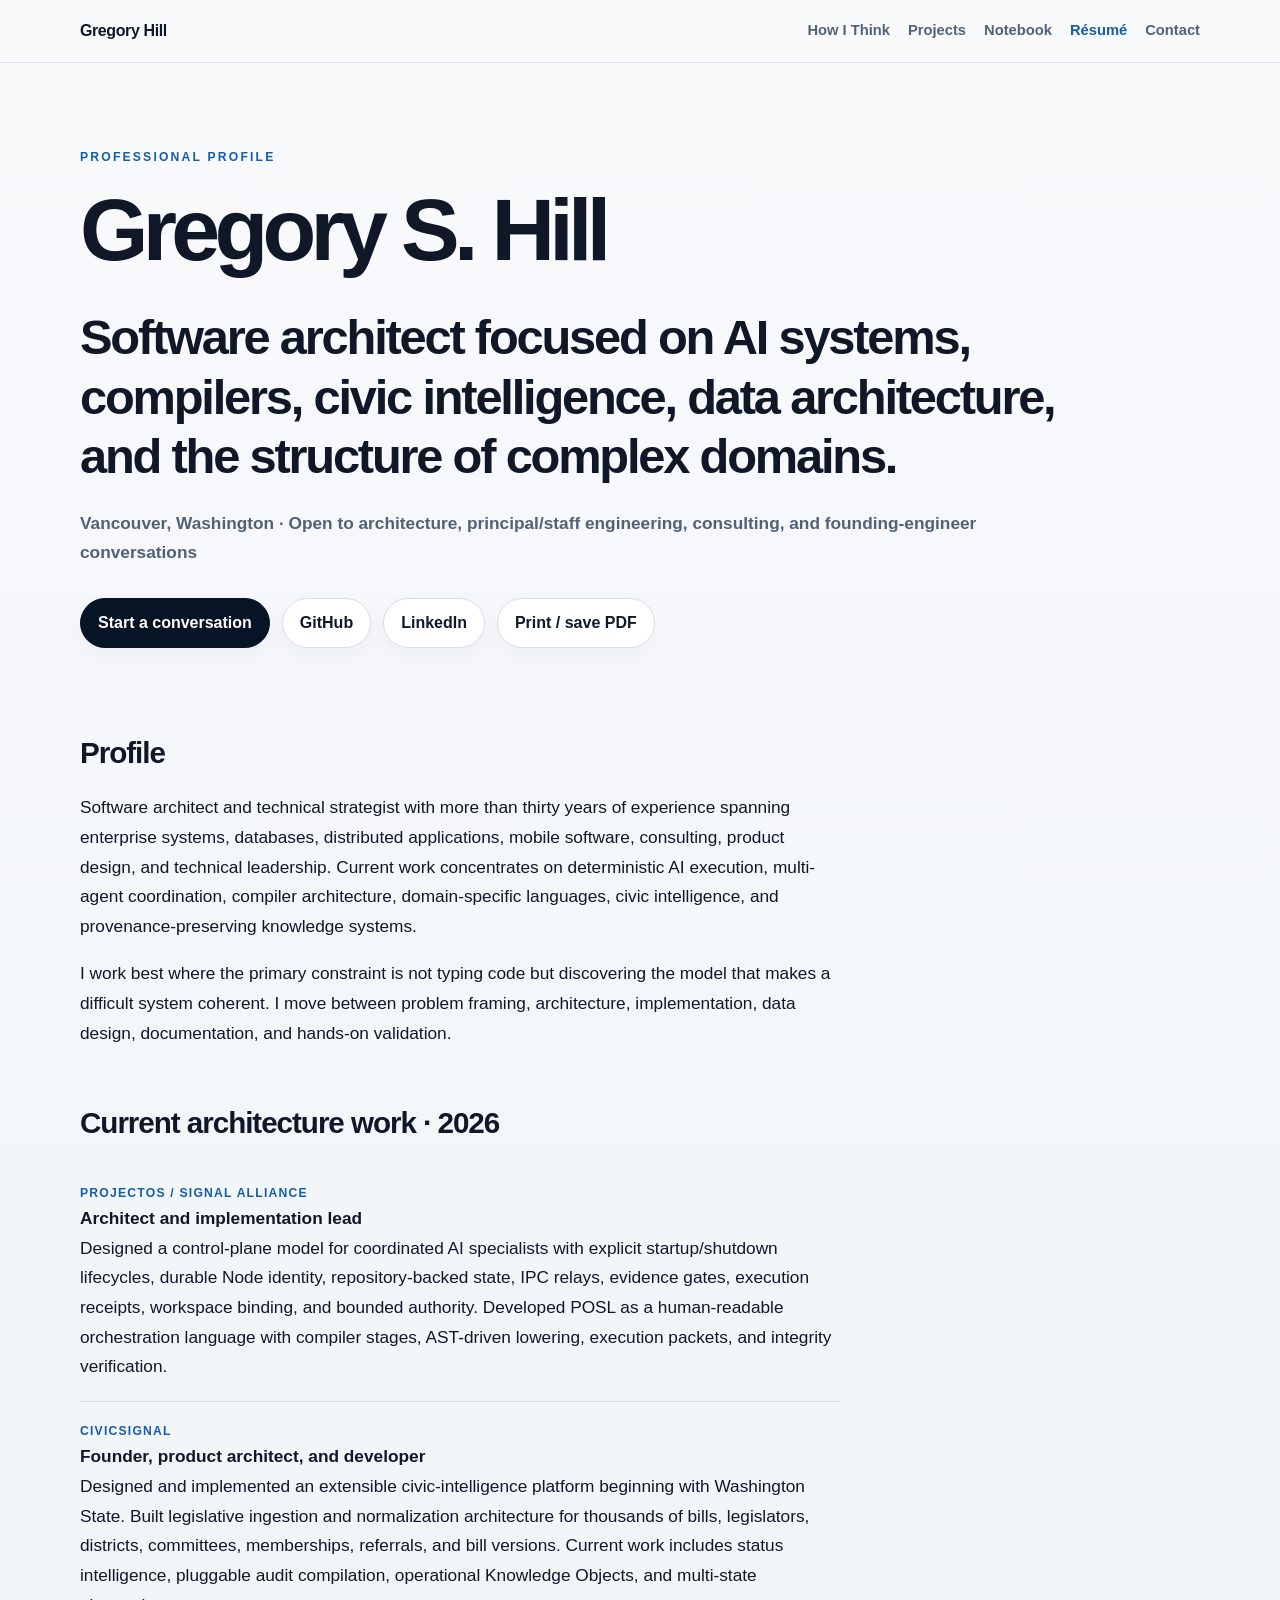
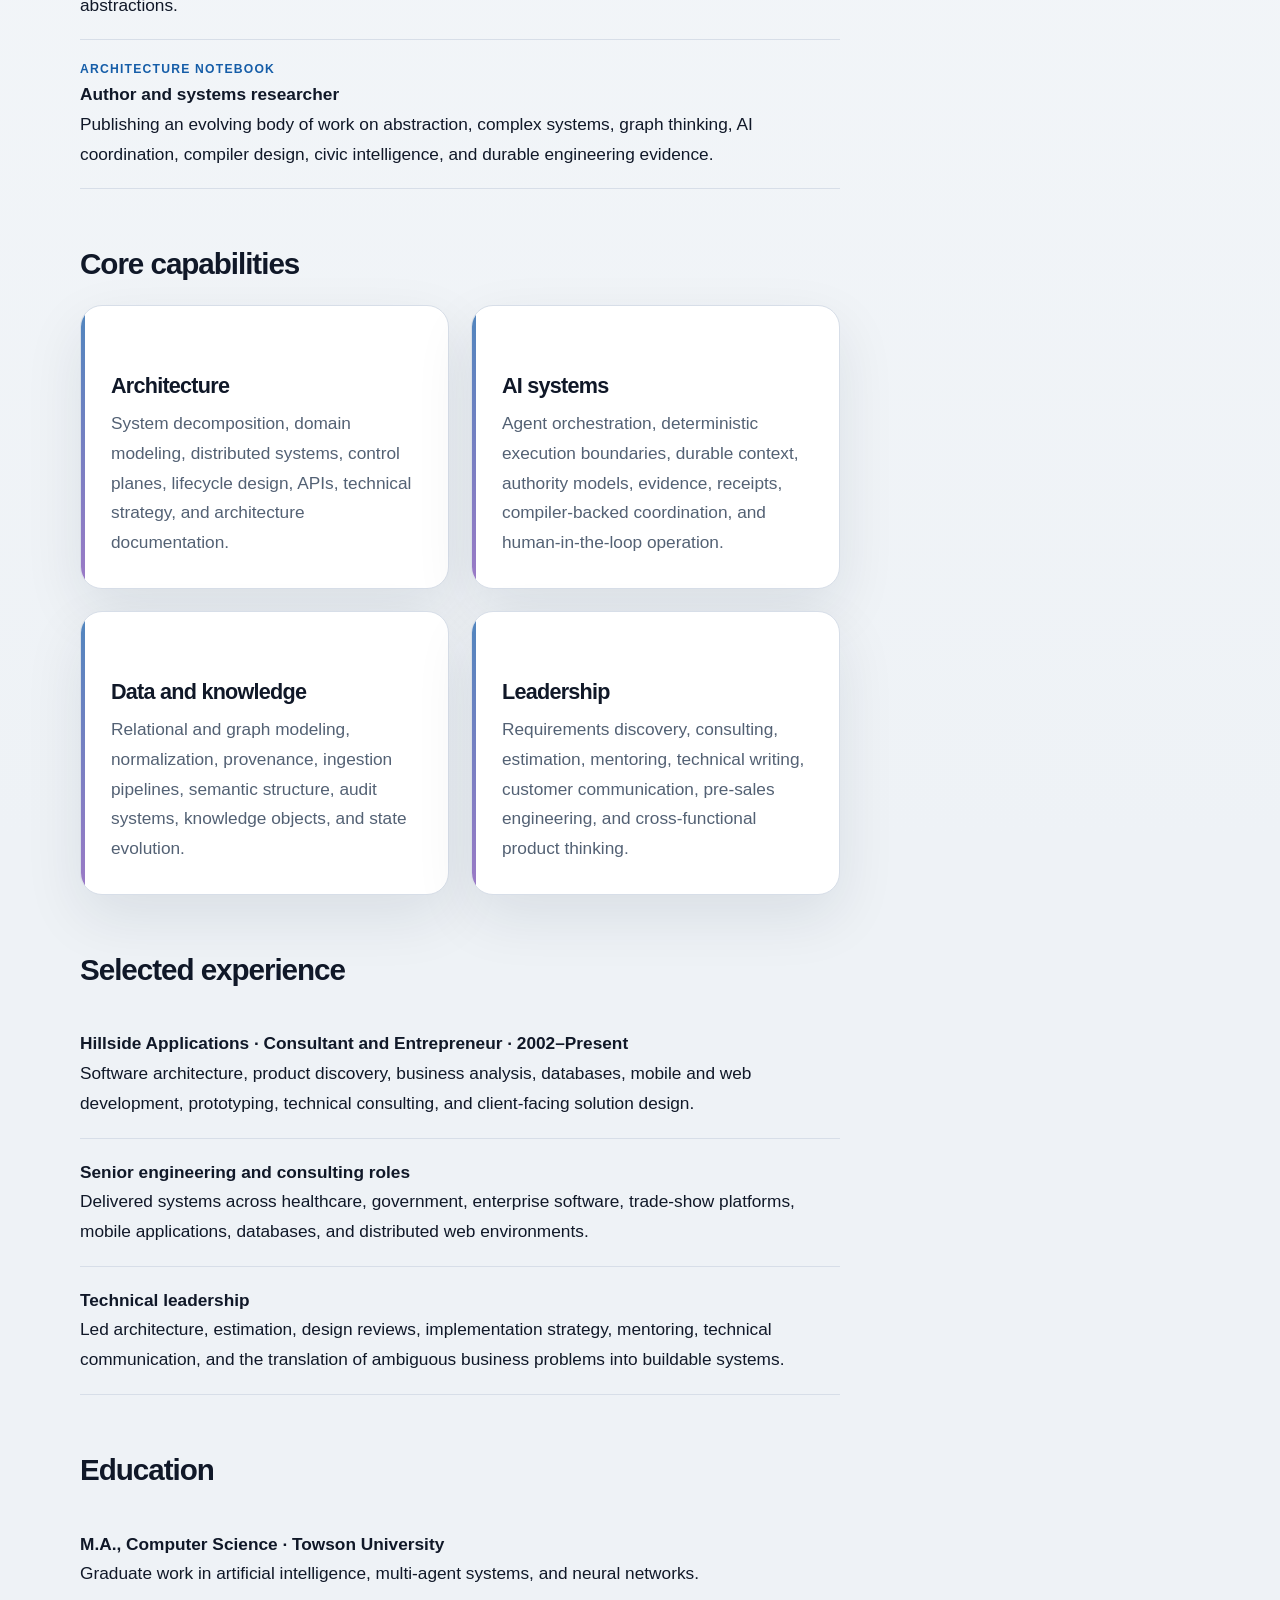
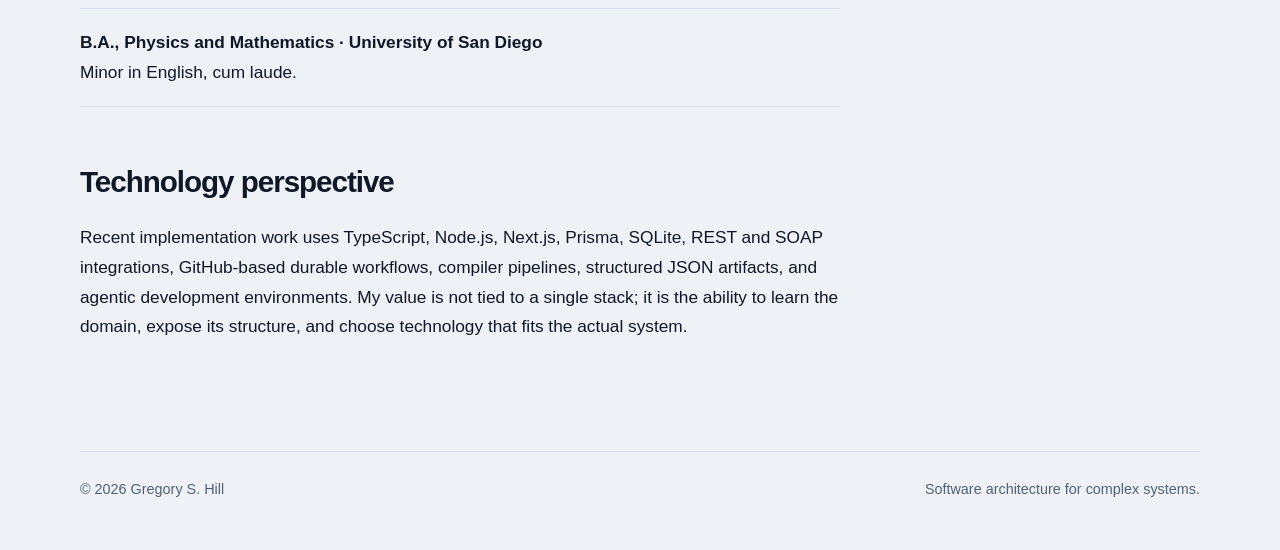
<file: resume.html>
<!doctype html><html lang="en"><head><meta charset="utf-8"><meta name="viewport" content="width=device-width,initial-scale=1"><meta name="description" content="Résumé and professional background for Gregory S. Hill, software and AI systems architect."><title>Résumé | Gregory Hill</title><link rel="stylesheet" href="style.css"></head><body><header class="site-header"><nav class="nav"><a class="site-name" href="index.html">Gregory Hill</a><div class="nav-links"><a href="how-i-think.html">How I Think</a><a href="projects.html">Projects</a><a href="writing.html">Notebook</a><a href="resume.html" aria-current="page">Résumé</a><a href="contact.html">Contact</a></div></nav></header><main><section class="hero"><p class="eyebrow">Professional profile</p><h1 class="page-title">Gregory S. Hill</h1><p class="thesis">Software architect focused on AI systems, compilers, civic intelligence, data architecture, and the structure of complex domains.</p><p class="role-line">Vancouver, Washington · Open to architecture, principal/staff engineering, consulting, and founding-engineer conversations</p><div class="button-row"><a class="button primary" href="contact.html">Start a conversation</a><a class="button" href="https://github.com/NukemHill">GitHub</a><a class="button" href="https://www.linkedin.com/in/gregory-hill-a601812/">LinkedIn</a><a class="button" href="javascript:window.print()">Print / save PDF</a></div></section><section class="section prose"><h2>Profile</h2><p>Software architect and technical strategist with more than thirty years of experience spanning enterprise systems, databases, distributed applications, mobile software, consulting, product design, and technical leadership. Current work concentrates on deterministic AI execution, multi-agent coordination, compiler architecture, domain-specific languages, civic intelligence, and provenance-preserving knowledge systems.</p><p>I work best where the primary constraint is not typing code but discovering the model that makes a difficult system coherent. I move between problem framing, architecture, implementation, data design, documentation, and hands-on validation.</p><h2>Current architecture work · 2026</h2><ul class="timeline"><li><span class="date">ProjectOS / Signal Alliance</span><strong>Architect and implementation lead</strong><br>Designed a control-plane model for coordinated AI specialists with explicit startup/shutdown lifecycles, durable Node identity, repository-backed state, IPC relays, evidence gates, execution receipts, workspace binding, and bounded authority. Developed POSL as a human-readable orchestration language with compiler stages, AST-driven lowering, execution packets, and integrity verification.</li><li><span class="date">CivicSignal</span><strong>Founder, product architect, and developer</strong><br>Designed and implemented an extensible civic-intelligence platform beginning with Washington State. Built legislative ingestion and normalization architecture for thousands of bills, legislators, districts, committees, memberships, referrals, and bill versions. Current work includes status intelligence, pluggable audit compilation, operational Knowledge Objects, and multi-state abstractions.</li><li><span class="date">Architecture Notebook</span><strong>Author and systems researcher</strong><br>Publishing an evolving body of work on abstraction, complex systems, graph thinking, AI coordination, compiler design, civic intelligence, and durable engineering evidence.</li></ul><h2>Core capabilities</h2><div class="grid"><div class="card"><h3>Architecture</h3><p>System decomposition, domain modeling, distributed systems, control planes, lifecycle design, APIs, technical strategy, and architecture documentation.</p></div><div class="card"><h3>AI systems</h3><p>Agent orchestration, deterministic execution boundaries, durable context, authority models, evidence, receipts, compiler-backed coordination, and human-in-the-loop operation.</p></div><div class="card"><h3>Data and knowledge</h3><p>Relational and graph modeling, normalization, provenance, ingestion pipelines, semantic structure, audit systems, knowledge objects, and state evolution.</p></div><div class="card"><h3>Leadership</h3><p>Requirements discovery, consulting, estimation, mentoring, technical writing, customer communication, pre-sales engineering, and cross-functional product thinking.</p></div></div><h2>Selected experience</h2><ul class="meta-list"><li><strong>Hillside Applications · Consultant and Entrepreneur · 2002–Present</strong><br>Software architecture, product discovery, business analysis, databases, mobile and web development, prototyping, technical consulting, and client-facing solution design.</li><li><strong>Senior engineering and consulting roles</strong><br>Delivered systems across healthcare, government, enterprise software, trade-show platforms, mobile applications, databases, and distributed web environments.</li><li><strong>Technical leadership</strong><br>Led architecture, estimation, design reviews, implementation strategy, mentoring, technical communication, and the translation of ambiguous business problems into buildable systems.</li></ul><h2>Education</h2><ul class="meta-list"><li><strong>M.A., Computer Science · Towson University</strong><br>Graduate work in artificial intelligence, multi-agent systems, and neural networks.</li><li><strong>B.A., Physics and Mathematics · University of San Diego</strong><br>Minor in English, cum laude.</li></ul><h2>Technology perspective</h2><p>Recent implementation work uses TypeScript, Node.js, Next.js, Prisma, SQLite, REST and SOAP integrations, GitHub-based durable workflows, compiler pipelines, structured JSON artifacts, and agentic development environments. My value is not tied to a single stack; it is the ability to learn the domain, expose its structure, and choose technology that fits the actual system.</p></section></main><footer class="site-footer"><div class="footer-line"><span>© 2026 Gregory S. Hill</span><span>Software architecture for complex systems.</span></div></footer></body></html>
</file>
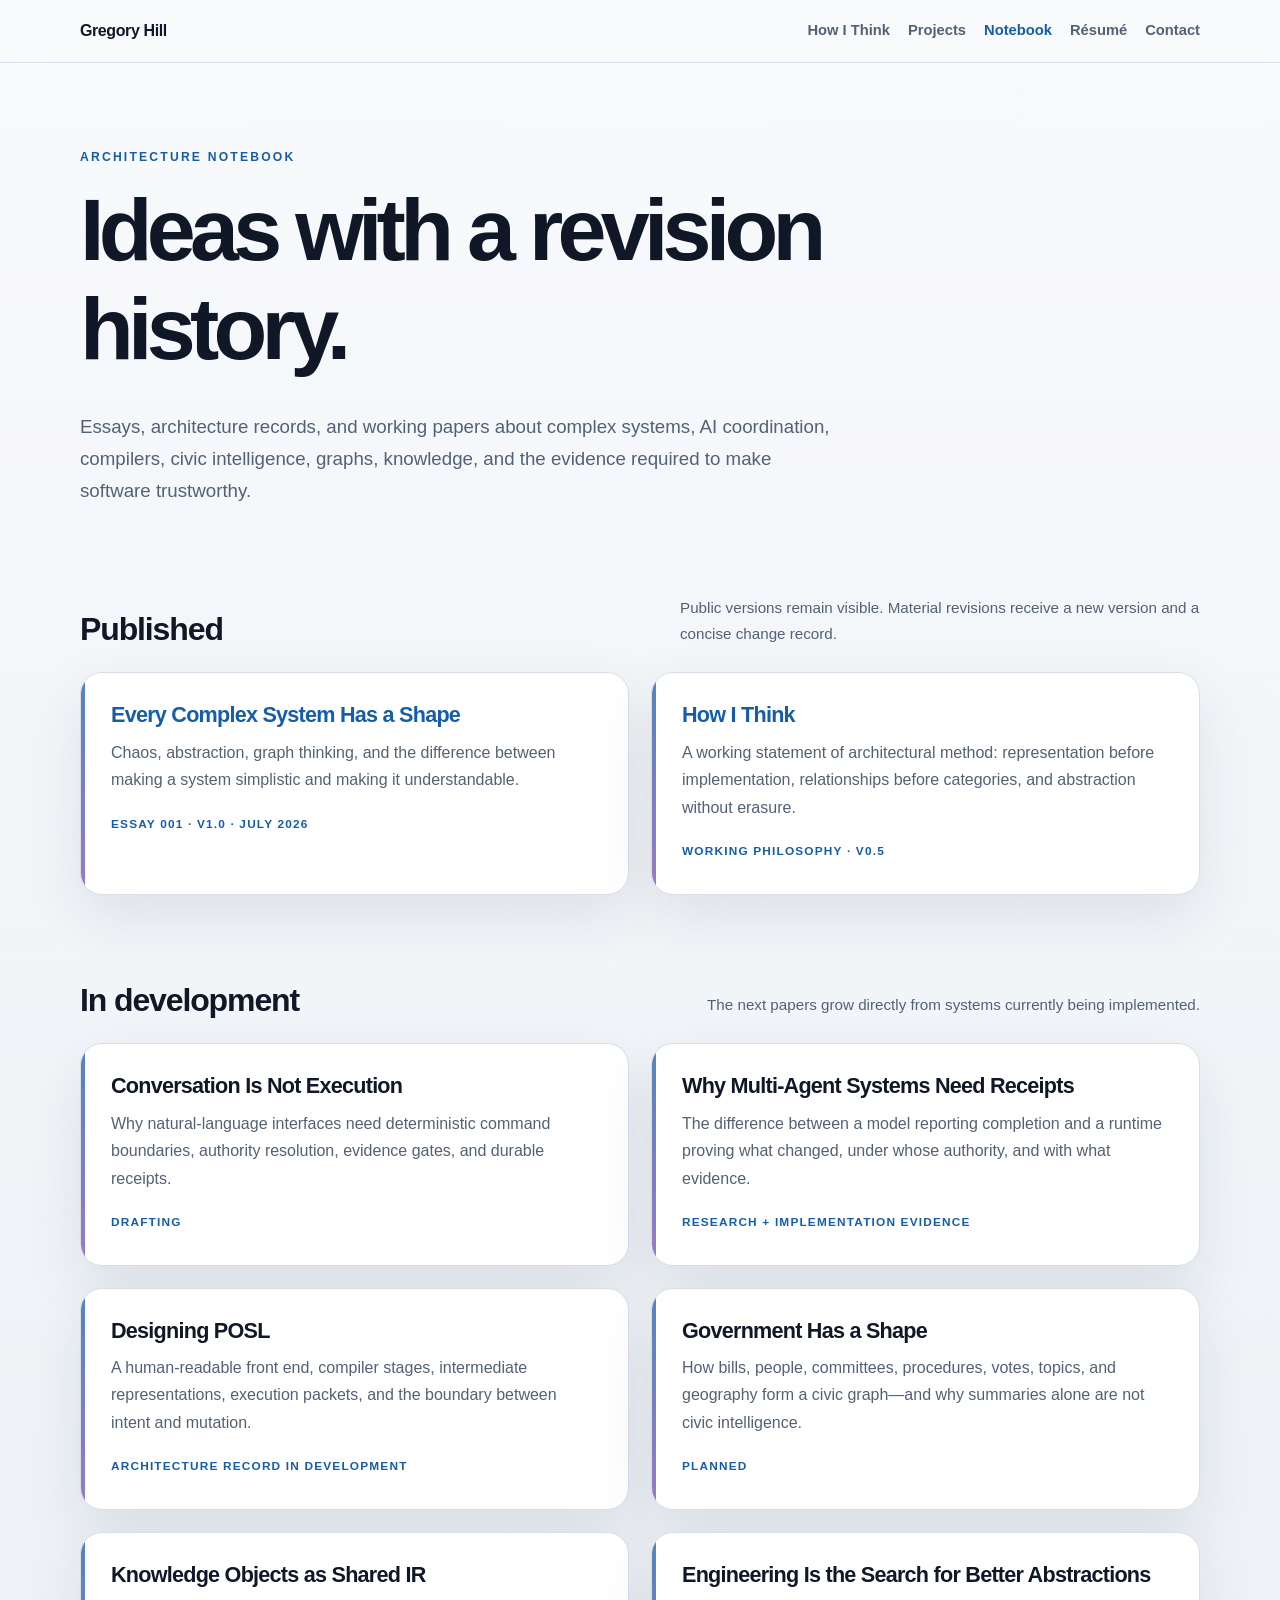
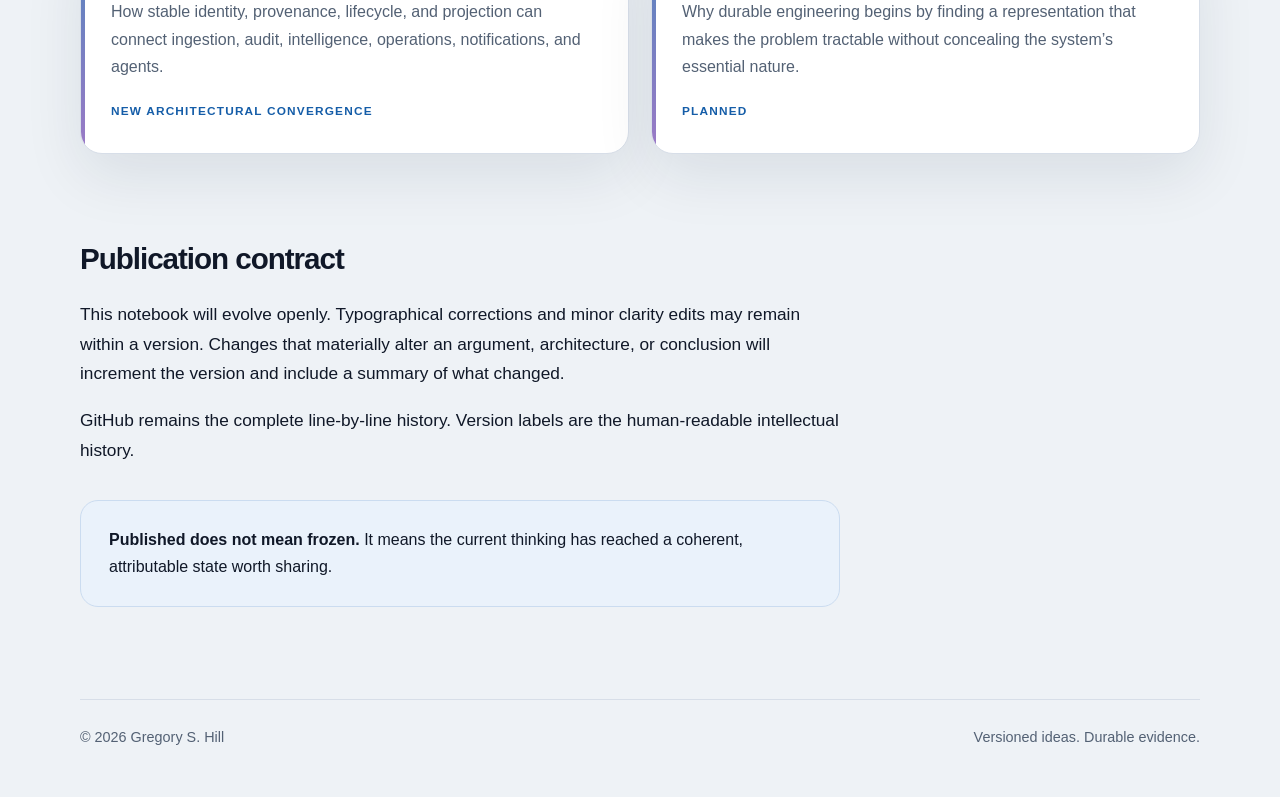
<file: writing.html>
<!doctype html><html lang="en"><head><meta charset="utf-8"><meta name="viewport" content="width=device-width,initial-scale=1"><meta name="description" content="The versioned Architecture Notebook of Gregory S. Hill."><title>Architecture Notebook | Gregory Hill</title><link rel="stylesheet" href="style.css"></head><body><header class="site-header"><nav class="nav"><a class="site-name" href="index.html">Gregory Hill</a><div class="nav-links"><a href="how-i-think.html">How I Think</a><a href="projects.html">Projects</a><a href="writing.html" aria-current="page">Notebook</a><a href="resume.html">Résumé</a><a href="contact.html">Contact</a></div></nav></header><main><section class="hero"><p class="eyebrow">Architecture Notebook</p><h1 class="page-title">Ideas with a revision history.</h1><p class="lead">Essays, architecture records, and working papers about complex systems, AI coordination, compilers, civic intelligence, graphs, knowledge, and the evidence required to make software trustworthy.</p></section><section class="section"><div class="section-heading"><h2>Published</h2><span class="section-kicker">Public versions remain visible. Material revisions receive a new version and a concise change record.</span></div><div class="grid"><article class="card"><h3><a href="every-complex-system-has-a-shape.html">Every Complex System Has a Shape</a></h3><p>Chaos, abstraction, graph thinking, and the difference between making a system simplistic and making it understandable.</p><span class="status">Essay 001 · v1.0 · July 2026</span></article><article class="card"><h3><a href="how-i-think.html">How I Think</a></h3><p>A working statement of architectural method: representation before implementation, relationships before categories, and abstraction without erasure.</p><span class="status">Working philosophy · v0.5</span></article></div></section><section class="section"><div class="section-heading"><h2>In development</h2><span class="section-kicker">The next papers grow directly from systems currently being implemented.</span></div><div class="grid"><article class="card"><h3>Conversation Is Not Execution</h3><p>Why natural-language interfaces need deterministic command boundaries, authority resolution, evidence gates, and durable receipts.</p><span class="status">Drafting</span></article><article class="card"><h3>Why Multi-Agent Systems Need Receipts</h3><p>The difference between a model reporting completion and a runtime proving what changed, under whose authority, and with what evidence.</p><span class="status">Research + implementation evidence</span></article><article class="card"><h3>Designing POSL</h3><p>A human-readable front end, compiler stages, intermediate representations, execution packets, and the boundary between intent and mutation.</p><span class="status">Architecture record in development</span></article><article class="card"><h3>Government Has a Shape</h3><p>How bills, people, committees, procedures, votes, topics, and geography form a civic graph—and why summaries alone are not civic intelligence.</p><span class="status">Planned</span></article><article class="card"><h3>Knowledge Objects as Shared IR</h3><p>How stable identity, provenance, lifecycle, and projection can connect ingestion, audit, intelligence, operations, notifications, and agents.</p><span class="status">New architectural convergence</span></article><article class="card"><h3>Engineering Is the Search for Better Abstractions</h3><p>Why durable engineering begins by finding a representation that makes the problem tractable without concealing the system’s essential nature.</p><span class="status">Planned</span></article></div></section><section class="section prose"><h2>Publication contract</h2><p>This notebook will evolve openly. Typographical corrections and minor clarity edits may remain within a version. Changes that materially alter an argument, architecture, or conclusion will increment the version and include a summary of what changed.</p><p>GitHub remains the complete line-by-line history. Version labels are the human-readable intellectual history.</p><div class="callout"><strong>Published does not mean frozen.</strong> It means the current thinking has reached a coherent, attributable state worth sharing.</div></section></main><footer class="site-footer"><div class="footer-line"><span>© 2026 Gregory S. Hill</span><span>Versioned ideas. Durable evidence.</span></div></footer></body></html>
</file>
<file: style.css>
:root{--bg:#eef2f6;--paper:#fff;--ink:#101828;--muted:#536174;--line:#d7dee8;--accent:#155da8;--accent2:#7b4db3;--dark:#071426;--soft:#eaf2fb;--max:1180px;--content:760px;--shadow:0 22px 60px rgba(15,35,60,.09)}*{box-sizing:border-box}html{scroll-behavior:smooth}body{margin:0;background:linear-gradient(180deg,#f8fafc 0,#eef2f6 65%);color:var(--ink);font-family:Inter,ui-sans-serif,-apple-system,BlinkMacSystemFont,"Segoe UI",sans-serif;line-height:1.72;-webkit-font-smoothing:antialiased}a{color:var(--accent);text-decoration:none}a:hover{text-decoration:underline}.site-header{position:sticky;top:0;z-index:20;background:rgba(248,250,252,.9);backdrop-filter:blur(16px);border-bottom:1px solid rgba(215,222,232,.9)}.nav{max-width:var(--max);margin:auto;padding:17px 30px;display:flex;align-items:center;justify-content:space-between;gap:24px}.site-name{color:var(--ink);font-weight:850;letter-spacing:-.025em}.nav-links{display:flex;flex-wrap:wrap;gap:18px}.nav-links a{color:var(--muted);font-size:.92rem;font-weight:700}.nav-links a[aria-current=page],.nav-links a:hover{color:var(--accent);text-decoration:none}main{max-width:var(--max);margin:auto;padding:84px 30px 72px}.hero{max-width:980px}.eyebrow{margin:0 0 14px;color:var(--accent);font-size:.76rem;font-weight:850;letter-spacing:.18em;text-transform:uppercase}h1,h2,h3{color:var(--ink);line-height:1.12;letter-spacing:-.035em}h1{margin:0;font-size:clamp(3.5rem,9vw,7.4rem);letter-spacing:-.065em}.page-title{font-size:clamp(3rem,7vw,5.5rem)}.thesis{max-width:980px;margin:28px 0 0;font-size:clamp(1.7rem,4vw,3.05rem);line-height:1.22;font-weight:780;letter-spacing:-.045em}.thesis em{font-style:normal;color:var(--accent)}.role-line{margin:22px 0 0;color:var(--muted);font-size:1.08rem;font-weight:700}.lead{max-width:var(--content);margin-top:32px;color:var(--muted);font-size:1.17rem}.lead p:first-child{margin-top:0}.button-row{display:flex;flex-wrap:wrap;gap:12px;margin-top:30px}.button{display:inline-flex;align-items:center;justify-content:center;min-height:46px;padding:10px 17px;border:1px solid var(--line);border-radius:999px;background:var(--paper);color:var(--ink);font-weight:800;box-shadow:0 8px 22px rgba(15,35,60,.04)}.button.primary{background:var(--dark);border-color:var(--dark);color:#fff}.button:hover{transform:translateY(-1px);text-decoration:none}.section{margin-top:88px}.section-heading{display:flex;align-items:end;justify-content:space-between;gap:22px;margin-bottom:25px}.section-heading h2{margin:0;font-size:2rem}.section-kicker{max-width:520px;color:var(--muted);font-size:.95rem}.grid{display:grid;grid-template-columns:repeat(2,minmax(0,1fr));gap:22px}.grid.three{grid-template-columns:repeat(3,minmax(0,1fr))}.card{position:relative;background:var(--paper);border:1px solid var(--line);border-radius:22px;padding:30px;box-shadow:var(--shadow);overflow:hidden}.card:before{content:"";position:absolute;inset:0 auto 0 0;width:4px;background:linear-gradient(var(--accent),var(--accent2));opacity:.75}.card h3{margin:0 0 11px;font-size:1.35rem}.card p{margin:0;color:var(--muted)}.status{display:inline-block;margin-top:20px;color:var(--accent);font-size:.74rem;font-weight:900;letter-spacing:.1em;text-transform:uppercase}.metric{font-size:2rem;font-weight:850;line-height:1;color:var(--ink)}.metric-label{margin-top:8px;color:var(--muted);font-size:.9rem}.prose{max-width:var(--content)}.prose h2{margin-top:58px;font-size:1.85rem}.prose h3{margin-top:38px}.prose p,.prose li{font-size:1.08rem}.prose blockquote{margin:42px 0;padding:8px 0 8px 25px;border-left:4px solid var(--accent);font-size:1.45rem;font-weight:700;line-height:1.45}.callout{margin-top:34px;padding:25px 28px;border:1px solid #cbdcf0;border-radius:18px;background:var(--soft)}.meta-list,.timeline{display:grid;gap:0;padding:0;list-style:none}.meta-list li,.timeline li{padding:19px 0;border-bottom:1px solid var(--line)}.timeline .date{display:block;color:var(--accent);font-size:.76rem;font-weight:900;letter-spacing:.1em;text-transform:uppercase}.project-hero{display:grid;grid-template-columns:1.35fr .65fr;gap:28px;align-items:start}.fact-panel{background:var(--dark);color:#dbe7f5;border-radius:22px;padding:28px}.fact-panel h3{color:white;margin-top:0}.fact-panel dl{margin:0}.fact-panel dt{margin-top:18px;color:#8fb8e3;font-size:.72rem;font-weight:850;letter-spacing:.1em;text-transform:uppercase}.fact-panel dd{margin:3px 0 0}.essay-meta{display:flex;flex-wrap:wrap;gap:10px;margin-top:24px}.pill{padding:7px 11px;border:1px solid var(--line);border-radius:999px;background:var(--paper);color:var(--muted);font-size:.8rem;font-weight:750}.site-footer{max-width:var(--max);margin:auto;padding:20px 30px 48px;color:var(--muted);font-size:.9rem}.footer-line{display:flex;justify-content:space-between;gap:24px;padding-top:25px;border-top:1px solid var(--line)}@media(max-width:820px){.nav{align-items:flex-start;flex-direction:column;gap:9px}.nav-links{gap:12px 15px}main{padding:58px 22px 46px}.grid,.grid.three,.project-hero{grid-template-columns:1fr}.section-heading{align-items:flex-start;flex-direction:column}.footer-line{flex-direction:column}h1{font-size:clamp(3.1rem,16vw,5rem)}}@media print{.site-header,.button-row,.site-footer{display:none}body{background:#fff}main{padding:0}.card{box-shadow:none}}
</file>
